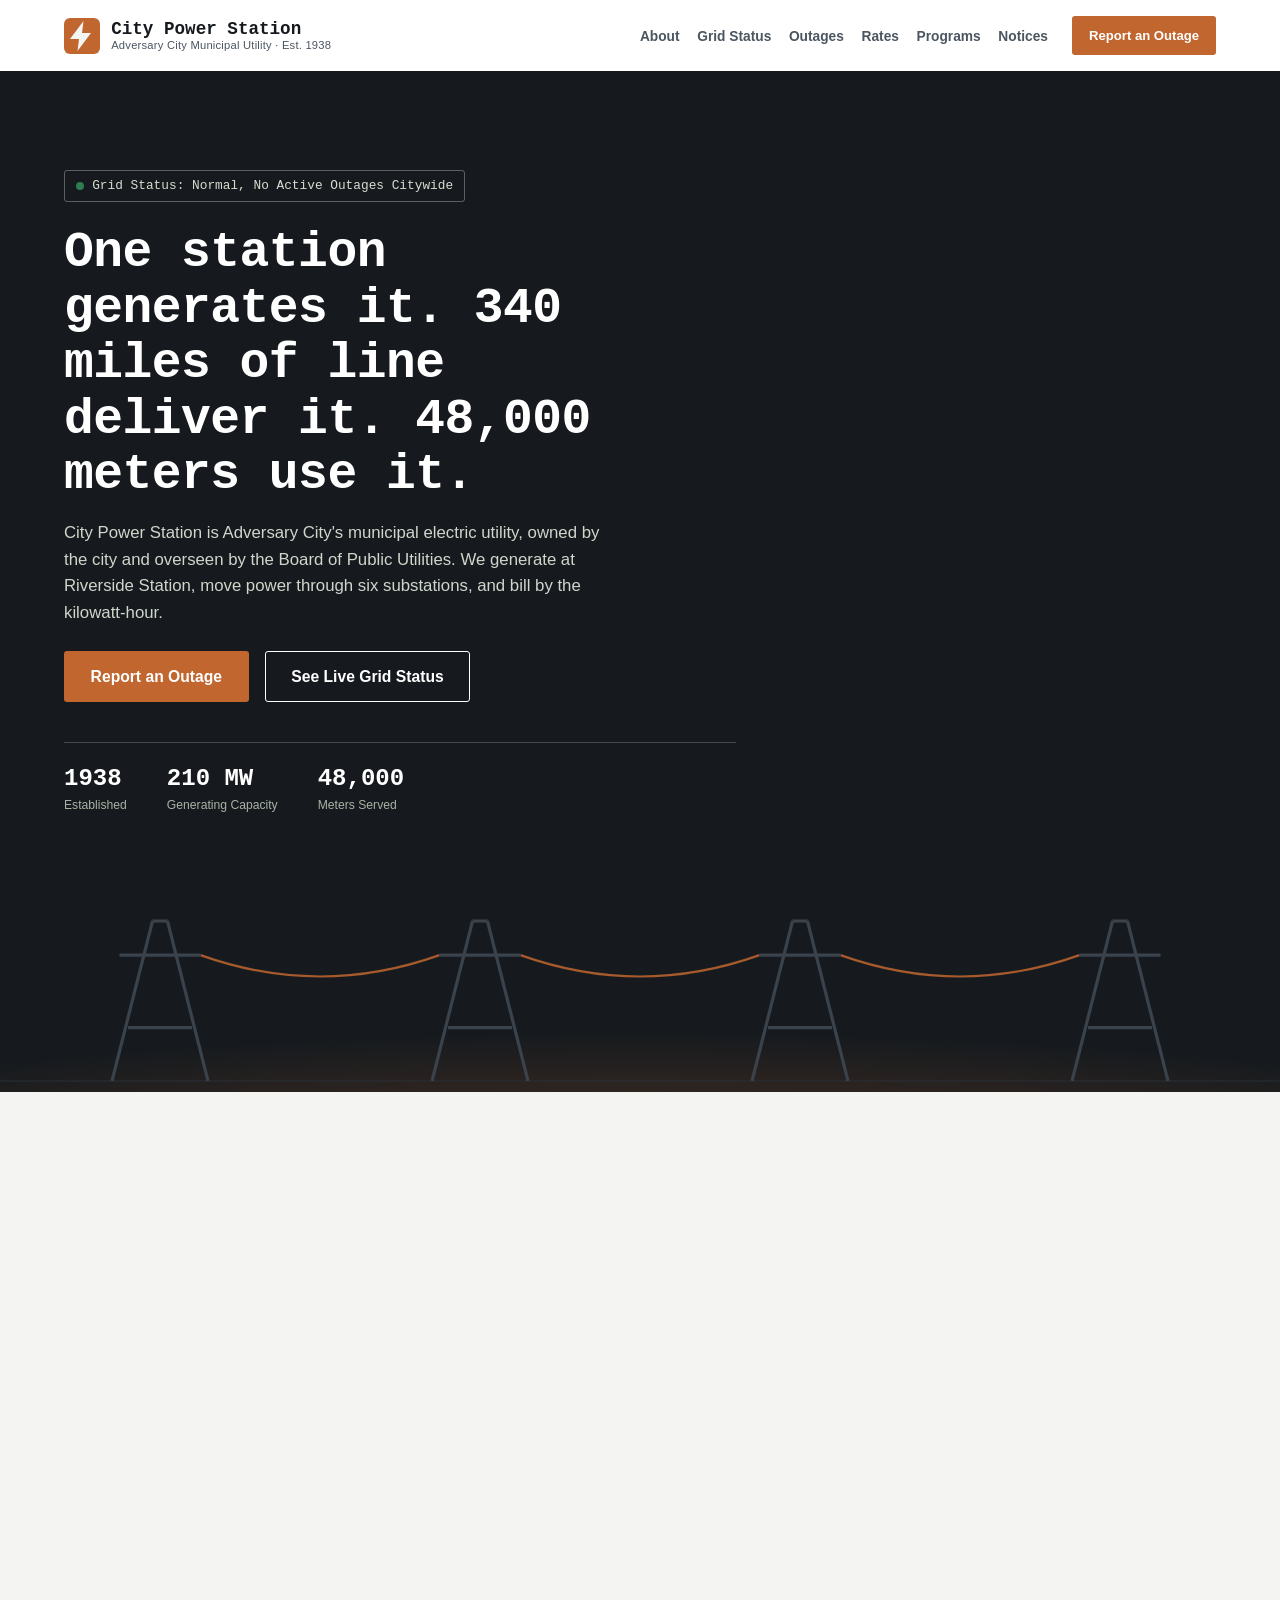
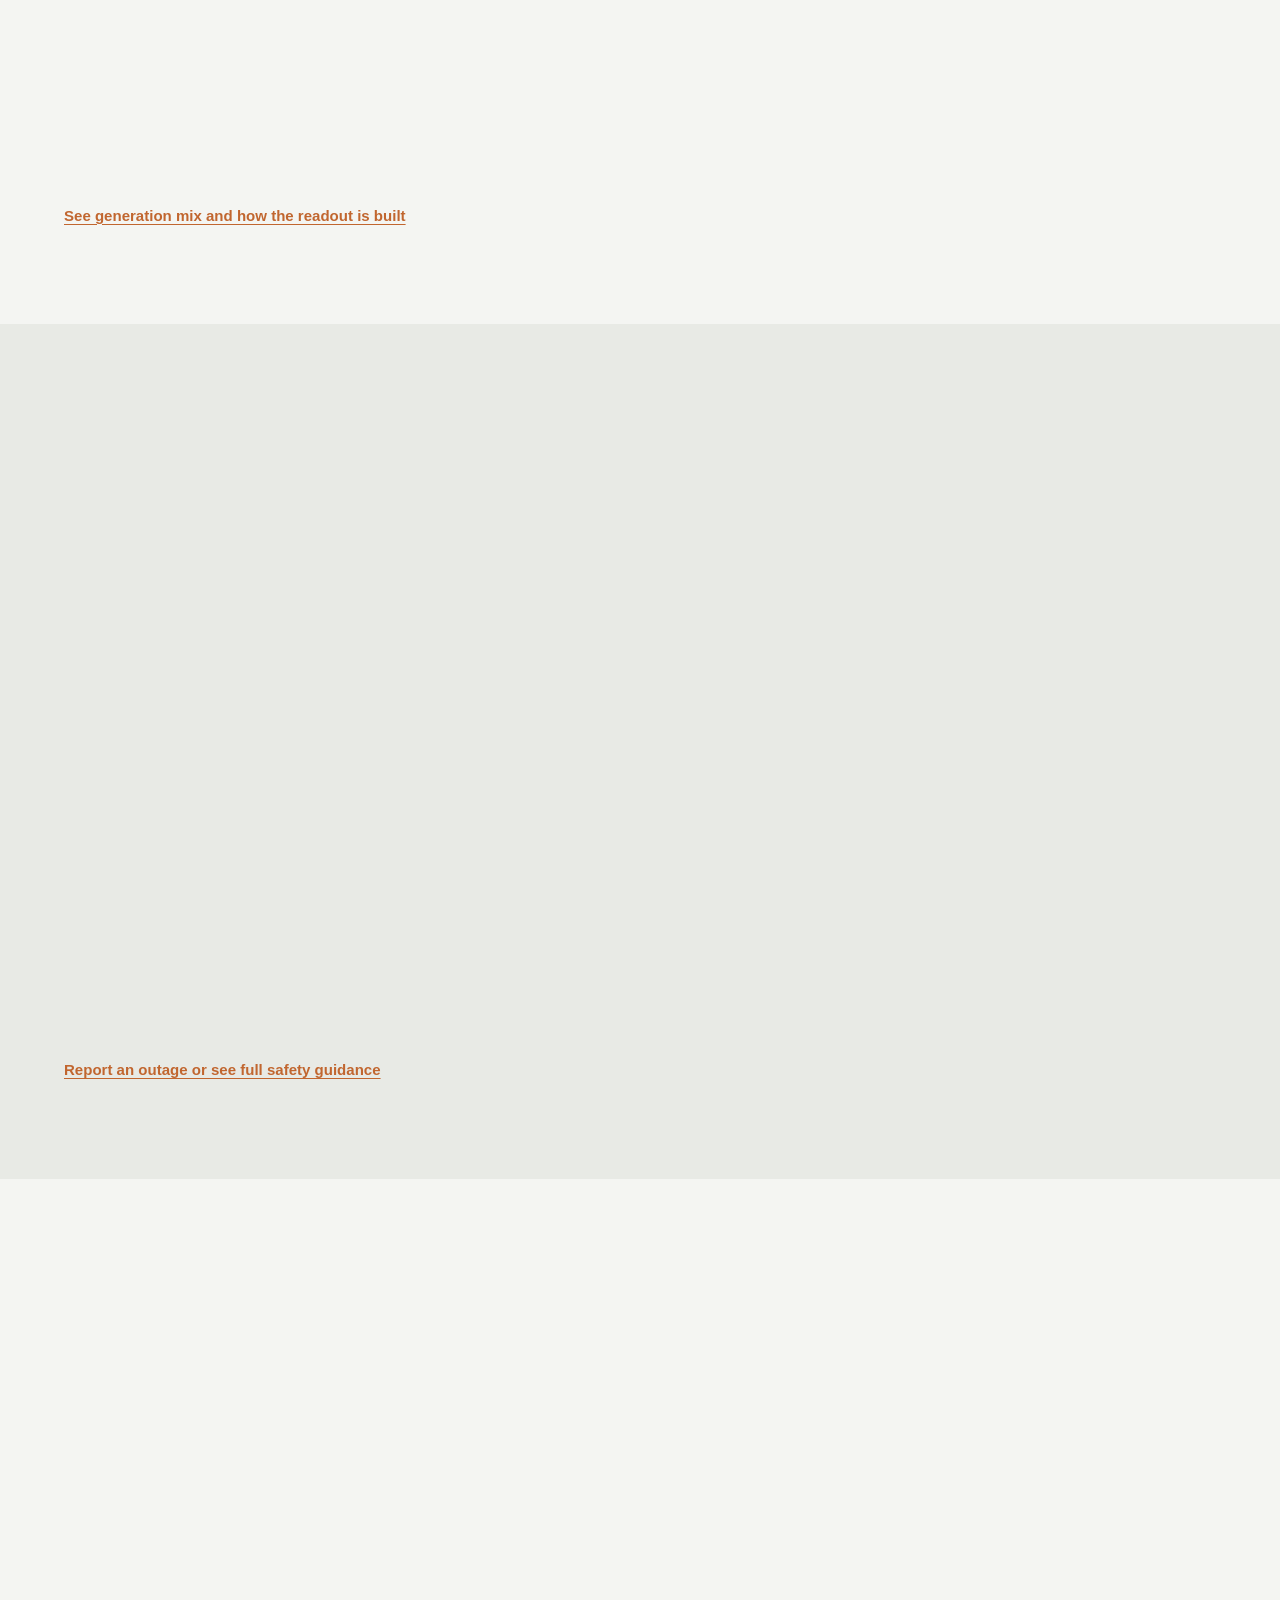
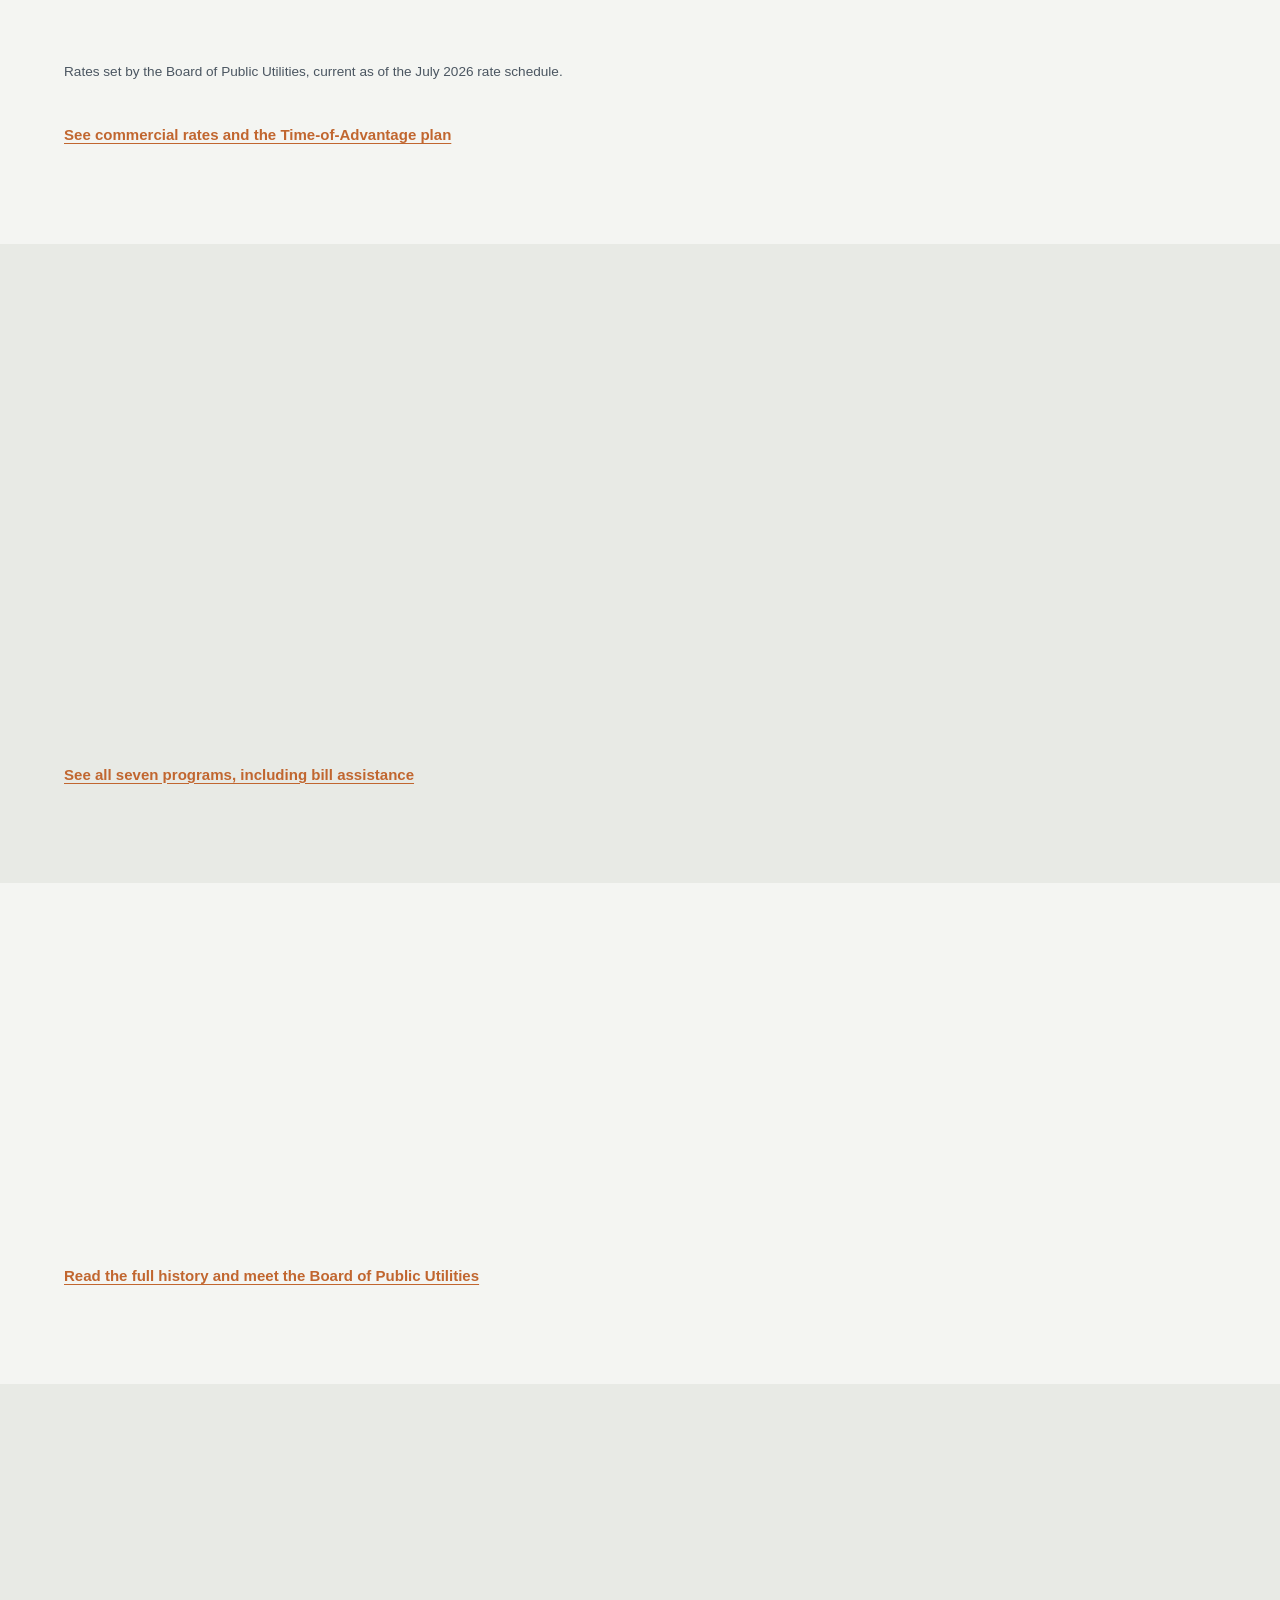
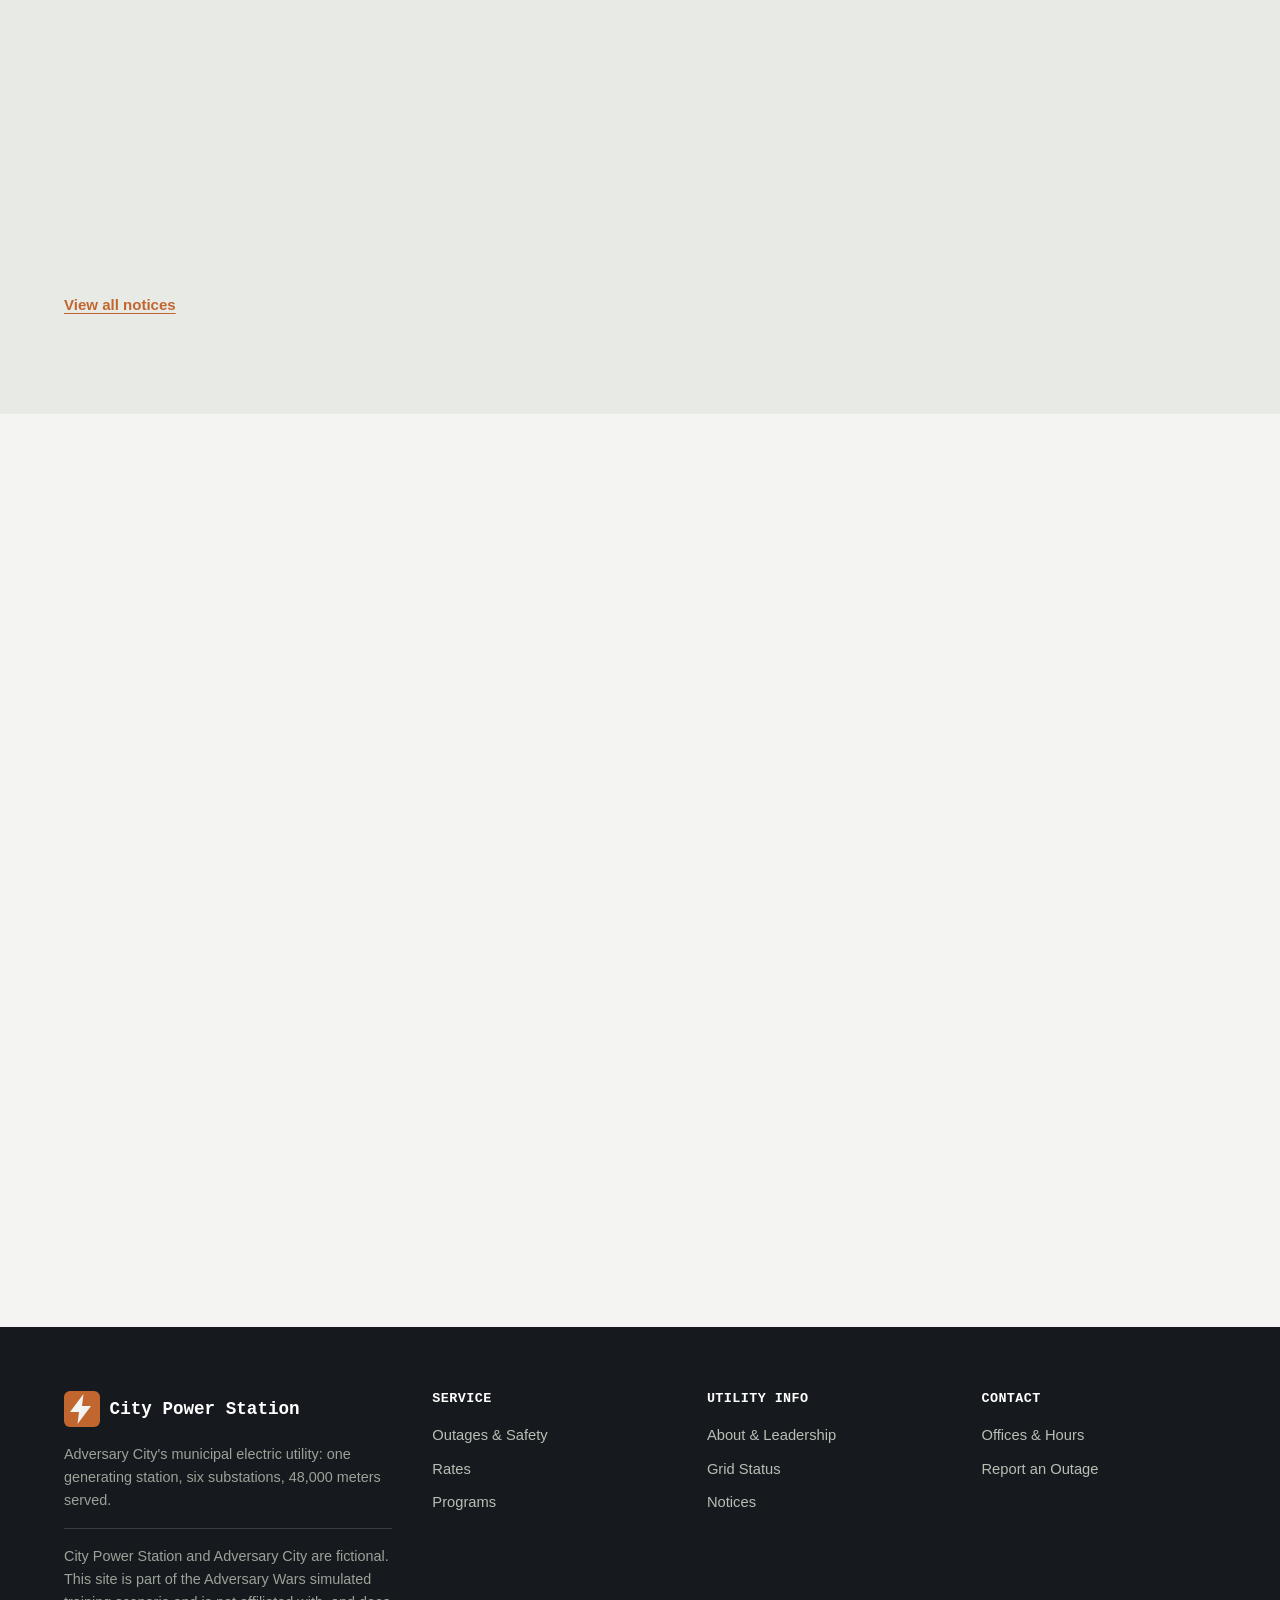
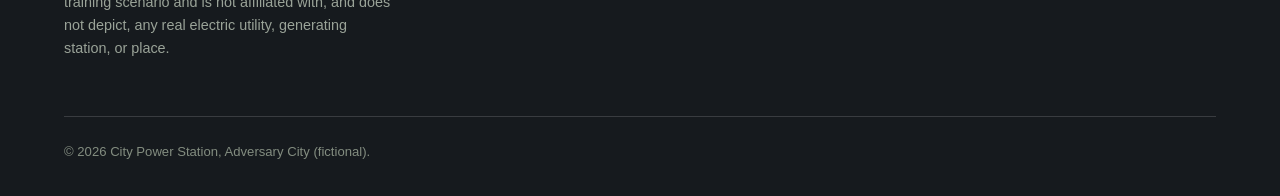
<file: index.html>
<!DOCTYPE html>
<!--
  Adversary Wars simulation project, set in the fictional city of Adversary City.
  City Power Station is a fictional facility in the fictional city of Adversary City.
  This site was built for a simulated training/CTF scenario and is not intended
  to represent, impersonate, or harm any real electric utility, organization, or place.
  No real personnel data, phone numbers, or addresses are used anywhere in this project.
-->
<html lang="en">
<head>
  <meta charset="UTF-8" />
  <meta name="viewport" content="width=device-width, initial-scale=1.0" />
  <title>City Power Station | Adversary City</title>
  <meta name="robots" content="noindex, nofollow" />
  <meta name="disclaimer" content="City Power Station and Adversary City are fictional, built for the Adversary Wars simulated training scenario. Not affiliated with, and does not depict, any real electric utility, generating station, or place." />
  <meta name="description" content="City Power Station, Adversary City's municipal electric utility: live grid status, outage reporting, rates, and energy efficiency programs." />
  <meta property="og:title" content="City Power Station · Adversary City" />
  <meta property="og:description" content="Adversary City's municipal electric utility: one generating station, six substations, 48,000 meters." />
  <meta property="og:type" content="website" />
  <meta http-equiv="Content-Security-Policy" content="default-src 'self'; img-src 'self' data:; style-src 'self'; script-src 'self'; object-src 'none'; base-uri 'self'; form-action 'self'; frame-ancestors 'none';" />
  <link rel="icon" href="data:image/svg+xml,%3Csvg xmlns='http://www.w3.org/2000/svg' viewBox='0 0 24 24'%3E%3Crect width='24' height='24' rx='4' fill='%23c1662f'/%3E%3Cpath d='M13 2 4 14h6l-1 8 9-12h-6l1-8z' fill='%23f4f5f2'/%3E%3C/svg%3E" />
  <link rel="stylesheet" href="css/styles.css" />
</head>
<body>
  <a class="skip-link" href="#main">Skip to content</a>

  <header class="site-header">
    <div class="wrap">
      <a class="brand" href="/" aria-current="page">
        <svg class="brand-mark" viewBox="0 0 24 24" aria-hidden="true">
          <rect width="24" height="24" rx="4" fill="#c1662f" />
          <path d="M13 2 4 14h6l-1 8 9-12h-6l1-8z" fill="#f4f5f2" />
        </svg>
        <span class="brand-text">
          <span class="brand-name">City Power Station</span>
          <span class="brand-sub">Adversary City Municipal Utility · Est. 1938</span>
        </span>
      </a>

      <button class="nav-toggle" id="nav-toggle" type="button" aria-expanded="false" aria-controls="primary-nav">
        <svg viewBox="0 0 24 24" fill="none" stroke="currentColor" stroke-width="2"><path d="M3 6h18M3 12h18M3 18h18" /></svg>
        <span class="visually-hidden">Menu</span>
      </button>

      <nav class="primary-nav" id="primary-nav" aria-label="Primary">
        <ul>
          <li><a href="about/">About</a></li>
          <li><a href="grid-status/">Grid Status</a></li>
          <li><a href="outages/">Outages</a></li>
          <li><a href="rates/">Rates</a></li>
          <li><a href="programs/">Programs</a></li>
          <li><a href="notices/">Notices</a></li>
        </ul>
        <a class="btn btn-primary" href="outages/#report">Report an Outage</a>
      </nav>
    </div>
  </header>

  <main id="main">
    <section class="hero">
      <div class="wrap">
        <span class="hero-status-pill"><span class="hero-status-dot"></span>Grid Status: Normal, No Active Outages Citywide</span>
        <h1>One station generates it. 340 miles of line deliver it. 48,000 meters use it.</h1>
        <p class="lede">City Power Station is Adversary City's municipal electric utility, owned by the city and overseen by the Board of Public Utilities. We generate at Riverside Station, move power through six substations, and bill by the kilowatt-hour.</p>
        <div class="hero-actions">
          <a class="btn btn-primary" href="outages/#report">Report an Outage</a>
          <a class="btn btn-secondary btn-on-dark" href="#grid-status">See Live Grid Status</a>
        </div>
        <div class="hero-facts">
          <div>
            <span class="hero-fact-value">1938</span>
            <span class="hero-fact-label">Established</span>
          </div>
          <div>
            <span class="hero-fact-value">210 MW</span>
            <span class="hero-fact-label">Generating Capacity</span>
          </div>
          <div>
            <span class="hero-fact-value">48,000</span>
            <span class="hero-fact-label">Meters Served</span>
          </div>
        </div>
      </div>
      <svg class="hero-horizon" viewBox="0 0 1200 220" preserveAspectRatio="none" aria-hidden="true">
        <defs>
          <radialGradient id="duskGlow" cx="50%" cy="100%" r="75%">
            <stop offset="0%" stop-color="#c1662f" stop-opacity="0.35" />
            <stop offset="100%" stop-color="#c1662f" stop-opacity="0" />
          </radialGradient>
        </defs>
        <ellipse cx="600" cy="210" rx="650" ry="90" fill="url(#duskGlow)" />
        <line x1="0" y1="210" x2="1200" y2="210" stroke="#2a3038" stroke-width="1" />

        <path class="line-glow" d="M188,92 Q300,132 412,92" fill="none" stroke-width="2" />
        <path class="line-glow delay-1" d="M488,92 Q600,132 712,92" fill="none" stroke-width="2" />
        <path class="line-glow delay-2" d="M788,92 Q900,132 1012,92" fill="none" stroke-width="2" />

        <g transform="translate(150,210)">
          <path d="M-45,0 L-7,-150" fill="none" stroke="#3a424c" stroke-width="3" />
          <path d="M45,0 L7,-150" fill="none" stroke="#3a424c" stroke-width="3" />
          <path d="M-7,-150 L7,-150" fill="none" stroke="#3a424c" stroke-width="3" />
          <path d="M-38,-118 L38,-118" fill="none" stroke="#3a424c" stroke-width="3" />
          <path d="M-30,-50 L30,-50" fill="none" stroke="#3a424c" stroke-width="3" />
        </g>
        <g transform="translate(450,210)">
          <path d="M-45,0 L-7,-150" fill="none" stroke="#3a424c" stroke-width="3" />
          <path d="M45,0 L7,-150" fill="none" stroke="#3a424c" stroke-width="3" />
          <path d="M-7,-150 L7,-150" fill="none" stroke="#3a424c" stroke-width="3" />
          <path d="M-38,-118 L38,-118" fill="none" stroke="#3a424c" stroke-width="3" />
          <path d="M-30,-50 L30,-50" fill="none" stroke="#3a424c" stroke-width="3" />
        </g>
        <g transform="translate(750,210)">
          <path d="M-45,0 L-7,-150" fill="none" stroke="#3a424c" stroke-width="3" />
          <path d="M45,0 L7,-150" fill="none" stroke="#3a424c" stroke-width="3" />
          <path d="M-7,-150 L7,-150" fill="none" stroke="#3a424c" stroke-width="3" />
          <path d="M-38,-118 L38,-118" fill="none" stroke="#3a424c" stroke-width="3" />
          <path d="M-30,-50 L30,-50" fill="none" stroke="#3a424c" stroke-width="3" />
        </g>
        <g transform="translate(1050,210)">
          <path d="M-45,0 L-7,-150" fill="none" stroke="#3a424c" stroke-width="3" />
          <path d="M45,0 L7,-150" fill="none" stroke="#3a424c" stroke-width="3" />
          <path d="M-7,-150 L7,-150" fill="none" stroke="#3a424c" stroke-width="3" />
          <path d="M-38,-118 L38,-118" fill="none" stroke="#3a424c" stroke-width="3" />
          <path d="M-30,-50 L30,-50" fill="none" stroke="#3a424c" stroke-width="3" />
        </g>
      </svg>
    </section>

    <section class="section" id="grid-status" aria-labelledby="grid-status-heading">
      <div class="wrap">
        <div class="section-head reveal">
          <h2 id="grid-status-heading">The grid, read the way an operator reads it.</h2>
          <p>These three dials mirror what a system operator watches on the control room floor: how much of the station's capacity is in use, whether the grid is holding its frequency, and how much reserve is left if a unit trips offline.</p>
        </div>

        <div class="instrument-panel reveal">
          <div class="instrument-head">
            <span class="instrument-title">System Readout</span>
            <span class="instrument-demo">Demonstration data, refreshed each business day</span>
          </div>

          <div class="gauge-row">
            <div class="gauge-dial" role="img" aria-label="Grid frequency: 60.01 hertz, within the normal band of 59.5 to 60.5">
              <svg viewBox="0 0 200 114" aria-hidden="true">
                <path class="gauge-track" d="M22,100 A78,78 0 0 1 178,100" />
                <line x1="22" y1="100" x2="34" y2="100" stroke="#c4ccd2" stroke-width="3" />
                <line x1="100" y1="22" x2="100" y2="34" stroke="#c4ccd2" stroke-width="3" />
                <line x1="166" y1="100" x2="178" y2="100" stroke="#c4ccd2" stroke-width="3" />
                <line class="gauge-needle needle-freq" x1="100" y1="100" x2="100" y2="30" />
                <circle class="gauge-hub" cx="100" cy="100" r="6" />
              </svg>
              <span class="gauge-value">60.01 Hz</span>
              <span class="gauge-label">Grid Frequency</span>
              <span class="gauge-note">target: 60.00 Hz ± 0.5</span>
            </div>

            <div class="gauge-dial is-primary" role="img" aria-label="System load: 68 percent of generating capacity">
              <svg viewBox="0 0 200 114" aria-hidden="true">
                <path class="gauge-track" d="M22,100 A78,78 0 0 1 178,100" />
                <line x1="22" y1="100" x2="34" y2="100" stroke="#c4ccd2" stroke-width="3" />
                <line x1="100" y1="22" x2="100" y2="34" stroke="#c4ccd2" stroke-width="3" />
                <line x1="166" y1="100" x2="178" y2="100" stroke="#c4ccd2" stroke-width="3" />
                <line class="gauge-needle needle-load" x1="100" y1="100" x2="100" y2="26" />
                <circle class="gauge-hub" cx="100" cy="100" r="8" />
              </svg>
              <span class="gauge-value">68%</span>
              <span class="gauge-label">System Load</span>
              <span class="gauge-note">of 210 MW capacity</span>
            </div>

            <div class="gauge-dial" role="img" aria-label="Reserve capacity: 22 percent, above the 15 percent board minimum">
              <svg viewBox="0 0 200 114" aria-hidden="true">
                <path class="gauge-track" d="M22,100 A78,78 0 0 1 178,100" />
                <line x1="22" y1="100" x2="34" y2="100" stroke="#c4ccd2" stroke-width="3" />
                <line x1="100" y1="22" x2="100" y2="34" stroke="#c4ccd2" stroke-width="3" />
                <line x1="166" y1="100" x2="178" y2="100" stroke="#c4ccd2" stroke-width="3" />
                <line class="gauge-needle needle-reserve" x1="100" y1="100" x2="100" y2="30" />
                <circle class="gauge-hub" cx="100" cy="100" r="6" />
              </svg>
              <span class="gauge-value">22%</span>
              <span class="gauge-label">Reserve Capacity</span>
              <span class="gauge-note">board minimum: 15%</span>
            </div>
          </div>
          <p class="instrument-foot">Figures are illustrative and shown for demonstration purposes only. Actual grid conditions are monitored around the clock from Riverside Station.</p>
        </div>
        <a class="section-link" href="grid-status/">See generation mix and how the readout is built</a>
      </div>
    </section>

    <section class="section section-tint" id="outages" aria-labelledby="outages-heading">
      <div class="wrap">
        <div class="section-head reveal">
          <h2 id="outages-heading">Current outages.</h2>
          <p>Posted as crews confirm them. If your address isn't listed here, report it so a crew gets dispatched.</p>
        </div>

        <ul class="outage-list reveal">
          <li class="outage-item">
            <div>
              <span class="outage-area">Foundry Row</span>
              <p class="outage-meta">Cause: equipment failure at Foundry Substation · Est. restoration 4:00 PM</p>
            </div>
            <span class="outage-count">118 customers</span>
            <span class="outage-status is-dispatched">Crew Dispatched</span>
          </li>
          <li class="outage-item">
            <div>
              <span class="outage-area">Riverside District</span>
              <p class="outage-meta">Cause: vehicle collision with pole · Est. restoration 6:30 PM</p>
            </div>
            <span class="outage-count">42 customers</span>
            <span class="outage-status is-progress">In Progress</span>
          </li>
          <li class="outage-item">
            <div>
              <span class="outage-area">Harbor Line Corridor</span>
              <p class="outage-meta">Cause: tree contact · Restored 11:20 AM</p>
            </div>
            <span class="outage-count">6 customers</span>
            <span class="outage-status is-restored">Restored</span>
          </li>
        </ul>

        <div class="safety-callout reveal">
          <svg viewBox="0 0 24 24" fill="none" stroke="currentColor" stroke-width="1.8" aria-hidden="true"><path d="M12 3 2 20h20L12 3z" stroke-linejoin="round" /><path d="M12 10v4" stroke-linecap="round" /><circle cx="12" cy="17" r="0.6" fill="currentColor" /></svg>
          <div>
            <h3>Treat every downed line as energized</h3>
            <p>Stay at least 35 feet back, keep others away, and call it in. Do not touch a line or anything it's resting on, even if it looks dead.</p>
          </div>
        </div>
        <a class="section-link" href="outages/">Report an outage or see full safety guidance</a>
      </div>
    </section>

    <section class="section" id="rates" aria-labelledby="rates-heading">
      <div class="wrap">
        <div class="section-head reveal">
          <h2 id="rates-heading">Residential rates, by the kilowatt-hour.</h2>
          <p>Usage above the first block costs more per kilowatt-hour, which rewards conservation. Every account also carries a fixed monthly customer charge that covers metering and line maintenance.</p>
        </div>

        <div class="table-scroll reveal">
          <table class="rate-table">
            <thead>
              <tr>
                <th>Usage Tier</th>
                <th class="num">Price per kWh</th>
              </tr>
            </thead>
            <tbody>
              <tr><td>Tier 1: first 500 kWh</td><td class="num">$0.1024</td></tr>
              <tr><td>Tier 2: 501 to 1,000 kWh</td><td class="num">$0.1247</td></tr>
              <tr><td>Tier 3: 1,001 kWh and up</td><td class="num">$0.1489</td></tr>
              <tr><td>Fixed customer charge</td><td class="num">$9.50 / month</td></tr>
            </tbody>
          </table>
        </div>
        <p class="table-note">Rates set by the Board of Public Utilities, current as of the July 2026 rate schedule.</p>
        <a class="section-link" href="rates/">See commercial rates and the Time-of-Advantage plan</a>
      </div>
    </section>

    <section class="section section-tint" id="programs" aria-labelledby="programs-heading">
      <div class="wrap">
        <div class="section-head reveal">
          <h2 id="programs-heading">Programs that lower the bill.</h2>
          <p>Rebates for efficiency upgrades, a subscription to the city's solar array, and payment plans for customers who need one.</p>
        </div>

        <div class="program-grid reveal">
          <div class="program-card">
            <span class="program-card-kind">Rebate</span>
            <h3>Home Efficiency Rebate</h3>
            <p>Insulation, duct sealing, and heat pump upgrades qualify. A free home energy audit comes first.</p>
            <span class="program-card-value">Up to $400</span>
            <span class="program-card-value-label">per household, per year</span>
          </div>
          <div class="program-card">
            <span class="program-card-kind">Renewable</span>
            <h3>Riverside Community Solar</h3>
            <p>Subscribe to a block of the Riverside Solar Array without installing panels of your own. Credited straight to your bill.</p>
            <span class="program-card-value">$0.09 / kWh block</span>
            <span class="program-card-value-label">locked for 5 years</span>
          </div>
          <div class="program-card">
            <span class="program-card-kind">Billing</span>
            <h3>Equal Payment Plan</h3>
            <p>Your bill is averaged across the year into one flat monthly amount, adjusted every 12 months.</p>
            <span class="program-card-value">Same amount</span>
            <span class="program-card-value-label">every month, no seasonal spikes</span>
          </div>
        </div>
        <a class="section-link" href="programs/">See all seven programs, including bill assistance</a>
      </div>
    </section>

    <section class="section" id="about" aria-labelledby="about-heading">
      <div class="wrap">
        <div class="section-head reveal">
          <h2 id="about-heading">Publicly owned since 1938.</h2>
          <p>City Power Station has generated and delivered Adversary City's electricity for 88 years, run as a city department rather than a shareholder-owned company.</p>
        </div>

        <ul class="fact-strip reveal">
          <li class="fact-strip-item">
            <span class="fact-strip-value">340 mi</span>
            <span class="fact-strip-label">Distribution Line</span>
          </li>
          <li class="fact-strip-item">
            <span class="fact-strip-value">6</span>
            <span class="fact-strip-label">Substations</span>
          </li>
          <li class="fact-strip-item">
            <span class="fact-strip-value">62 min</span>
            <span class="fact-strip-label">Avg. Outage Minutes / Customer / Year</span>
          </li>
          <li class="fact-strip-item">
            <span class="fact-strip-value">211</span>
            <span class="fact-strip-label">Employees</span>
          </li>
        </ul>
        <a class="section-link" href="about/">Read the full history and meet the Board of Public Utilities</a>
      </div>
    </section>

    <section class="section section-tint" id="notices" aria-labelledby="notices-heading">
      <div class="wrap">
        <div class="section-head reveal">
          <h2 id="notices-heading">Notices and planned work.</h2>
          <p>Planned maintenance outages, rate filings, and storm updates, posted as they're confirmed.</p>
        </div>

        <ul class="notice-list reveal">
          <li class="notice-item is-planned">
            <div class="notice-meta">
              <span class="notice-tag">Planned</span>
              <span class="notice-date">Jul 26, 2026</span>
            </div>
            <div class="notice-body">
              <h3>Cedar Substation maintenance, August 3</h3>
              <p>Power will be interrupted for about 600 customers near Cedar Substation from 1 AM to 5 AM for transformer maintenance.</p>
            </div>
          </li>
          <li class="notice-item is-info">
            <div class="notice-meta">
              <span class="notice-tag">Info</span>
              <span class="notice-date">Jul 18, 2026</span>
            </div>
            <div class="notice-body">
              <h3>Riverside Community Solar enrollment open</h3>
              <p>The second block of the solar array is now available to residential subscribers.</p>
            </div>
          </li>
          <li class="notice-item is-alert">
            <div class="notice-meta">
              <span class="notice-tag">Alert</span>
              <span class="notice-date">Jul 9, 2026</span>
            </div>
            <div class="notice-body">
              <h3>Rate case filing open for public comment</h3>
              <p>The Board of Public Utilities is reviewing a proposed Tier 3 rate adjustment. Written comment closes August 15.</p>
            </div>
          </li>
        </ul>
        <a class="section-link" href="notices/">View all notices</a>
      </div>
    </section>

    <section class="section" id="contact" aria-labelledby="contact-heading">
      <div class="wrap">
        <div class="section-head reveal">
          <h2 id="contact-heading">Reach City Power Station.</h2>
        </div>

        <div class="two-col">
          <div class="reveal panel-card">
            <h3>Offices &amp; Hours</h3>
            <ul class="contact-list">
              <li>
                <svg viewBox="0 0 24 24" fill="none" stroke="currentColor" stroke-width="1.6" aria-hidden="true"><path d="M12 21s-6-5.2-6-10a6 6 0 1 1 12 0c0 4.8-6 10-6 10z" /><circle cx="12" cy="11" r="2.2" /></svg>
                <address>
                  Riverside Station<br />
                  4 Substation Road<br />
                  Adversary City, AC 00000
                </address>
              </li>
              <li>
                <svg viewBox="0 0 24 24" fill="none" stroke="currentColor" stroke-width="1.6" aria-hidden="true"><path d="M4 5c0 8.3 6.7 15 15 15l1-4-5-2-2 2c-2-1-4-3-5-5l2-2-2-5-4 1z" /></svg>
                <p class="contact-numbers">
                  Report an Outage: 555-0141<br />
                  Billing &amp; Customer Service: 555-0142<br />
                  Board of Public Utilities Office: 555-0143
                </p>
              </li>
            </ul>

            <table class="hours-table">
              <tbody>
                <tr><td>Customer Service, Mon to Fri</td><td class="num">8 AM to 5 PM</td></tr>
                <tr><td>Outage Reporting</td><td class="num">24 hours</td></tr>
                <tr><td>Board of Public Utilities meetings</td><td class="num">1st Tuesday, 6 PM</td></tr>
              </tbody>
            </table>
            <div class="callout">Outages are always reported fastest online or by phone, day or night. The office line is for billing and account questions.</div>
          </div>

          <div class="reveal panel-card">
            <h3>Send a Message</h3>
            <form id="contact-form" novalidate>
              <p class="form-note">Demonstration form. Nothing is sent or stored when you submit.</p>

              <div class="field">
                <label for="contact-name">Full name</label>
                <input type="text" id="contact-name" name="contact-name" autocomplete="name" required />
              </div>

              <div class="field">
                <label for="contact-reply">Email or phone</label>
                <input type="text" id="contact-reply" name="contact-reply" autocomplete="email" placeholder="you@example.com or 555-0100" required />
              </div>

              <div class="field">
                <label for="contact-reason">Reason for contact</label>
                <select id="contact-reason" name="reason">
                  <option>Billing Question</option>
                  <option>Start or Stop Service</option>
                  <option>Energy Program Question</option>
                  <option>General Inquiry</option>
                </select>
              </div>

              <div class="field">
                <label for="contact-message">Message</label>
                <textarea id="contact-message" name="contact-message" rows="4" required></textarea>
              </div>

              <button class="btn btn-primary" type="submit">Send Message</button>
              <p class="confirm-panel" id="confirm-panel" role="status"></p>
            </form>
          </div>
        </div>
      </div>
    </section>
  </main>

  <footer class="site-footer">
    <div class="wrap">
      <div class="footer-grid">
        <div class="footer-brand">
          <div class="footer-brand-top">
            <svg class="brand-mark" viewBox="0 0 24 24" aria-hidden="true">
              <rect width="24" height="24" rx="4" fill="#c1662f" />
              <path d="M13 2 4 14h6l-1 8 9-12h-6l1-8z" fill="#f4f5f2" />
            </svg>
            <span class="brand-name brand-name-invert">City Power Station</span>
          </div>
          <p>Adversary City's municipal electric utility: one generating station, six substations, 48,000 meters served.</p>
          <p class="disclaimer">City Power Station and Adversary City are fictional. This site is part of the Adversary Wars simulated training scenario and is not affiliated with, and does not depict, any real electric utility, generating station, or place.</p>
        </div>

        <div>
          <h3>Service</h3>
          <ul>
            <li><a href="outages/">Outages &amp; Safety</a></li>
            <li><a href="rates/">Rates</a></li>
            <li><a href="programs/">Programs</a></li>
          </ul>
        </div>

        <div>
          <h3>Utility Info</h3>
          <ul>
            <li><a href="about/">About &amp; Leadership</a></li>
            <li><a href="grid-status/">Grid Status</a></li>
            <li><a href="notices/">Notices</a></li>
          </ul>
        </div>

        <div>
          <h3>Contact</h3>
          <ul>
            <li><a href="/#contact">Offices &amp; Hours</a></li>
            <li><a href="outages/#report">Report an Outage</a></li>
          </ul>
        </div>
      </div>

      <div class="footer-bottom">
        <p>&copy; <span id="year"></span> City Power Station, Adversary City (fictional).</p>
      </div>
    </div>
  </footer>

  <script src="js/main.js" defer></script>
</body>
</html>
</file>
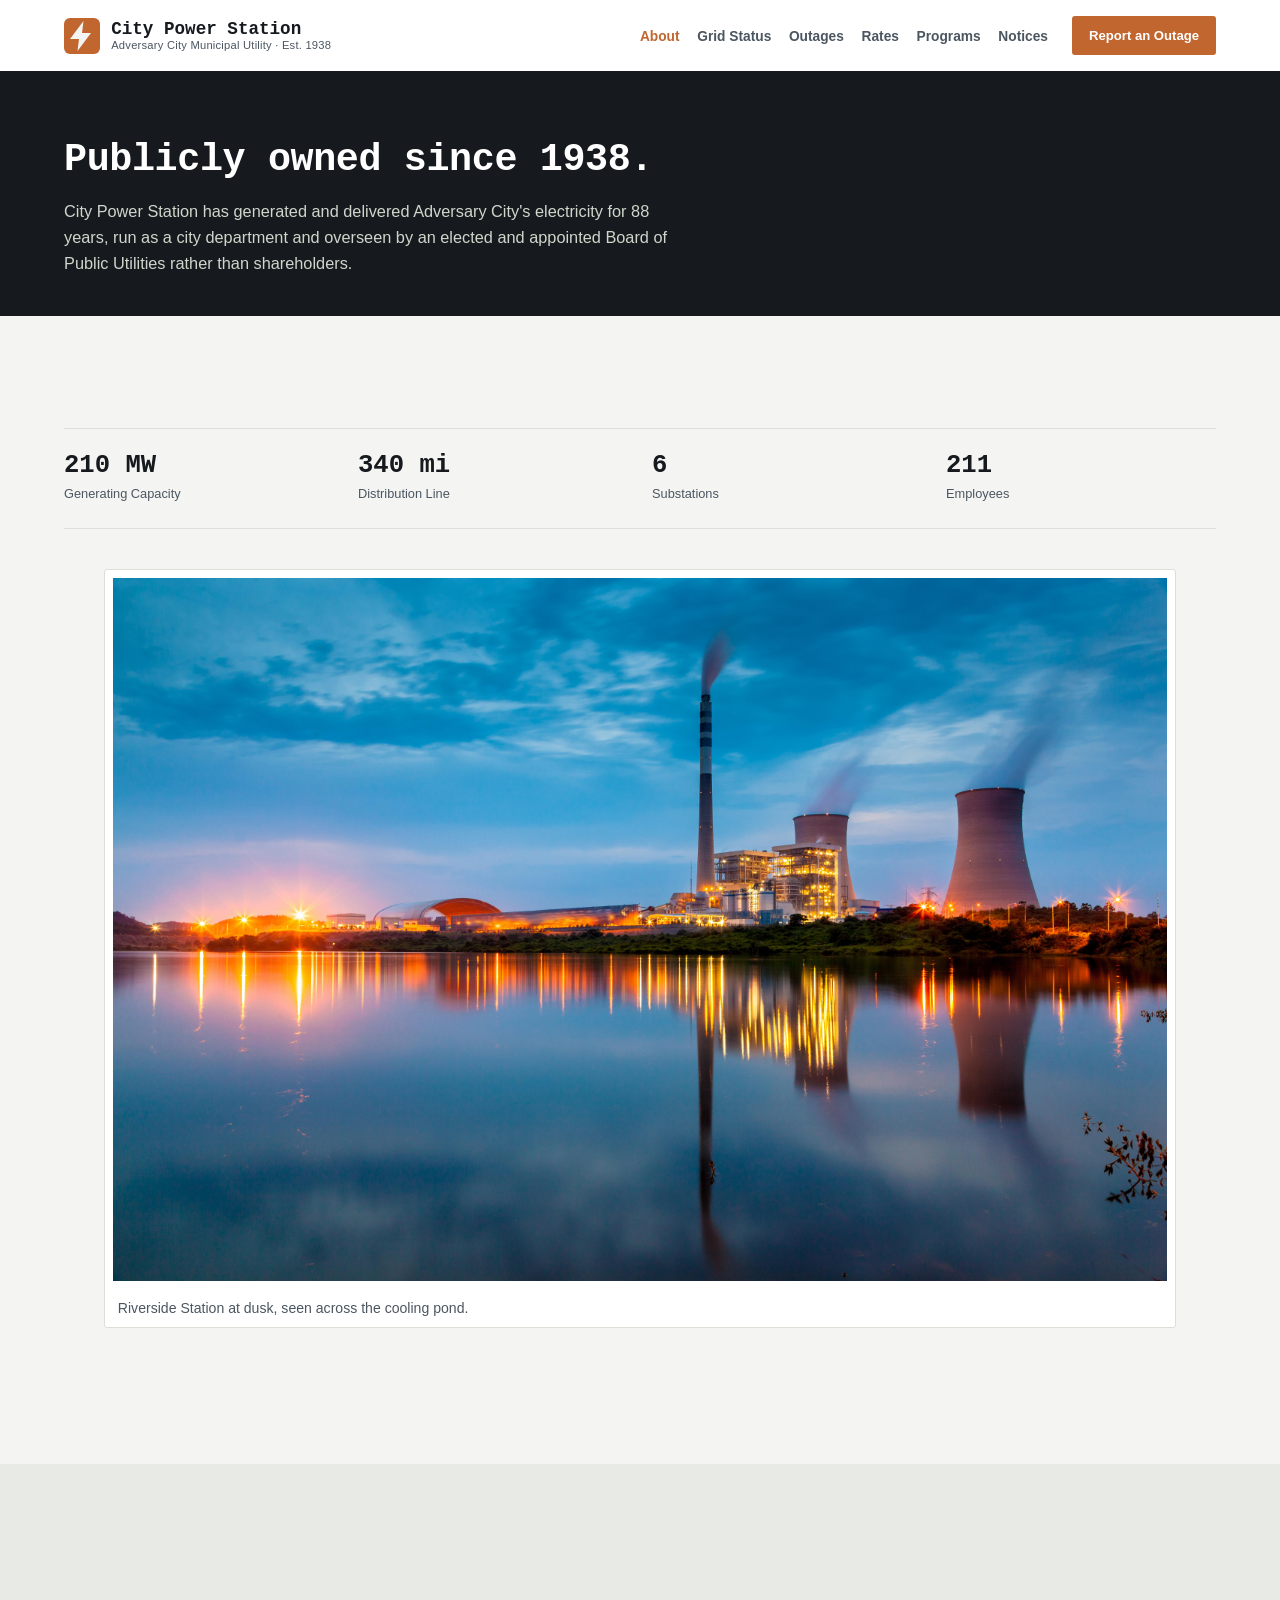
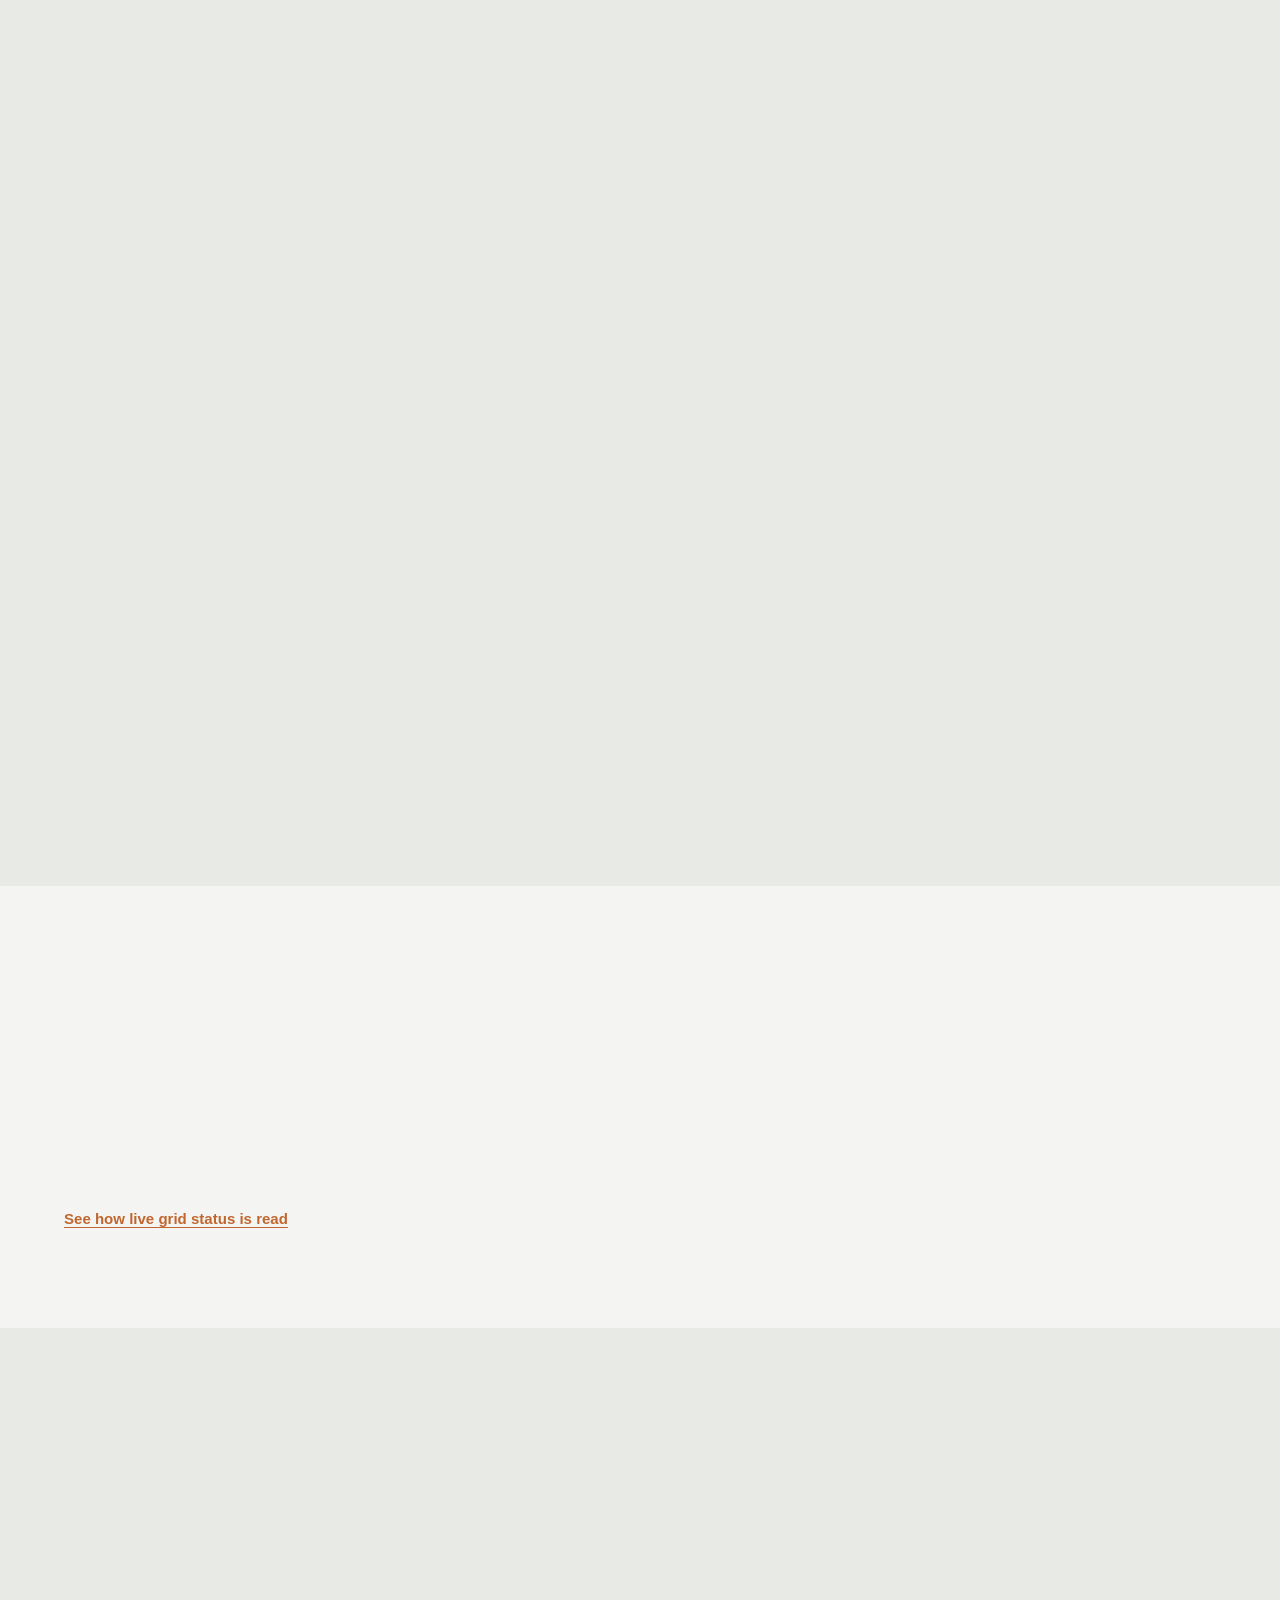
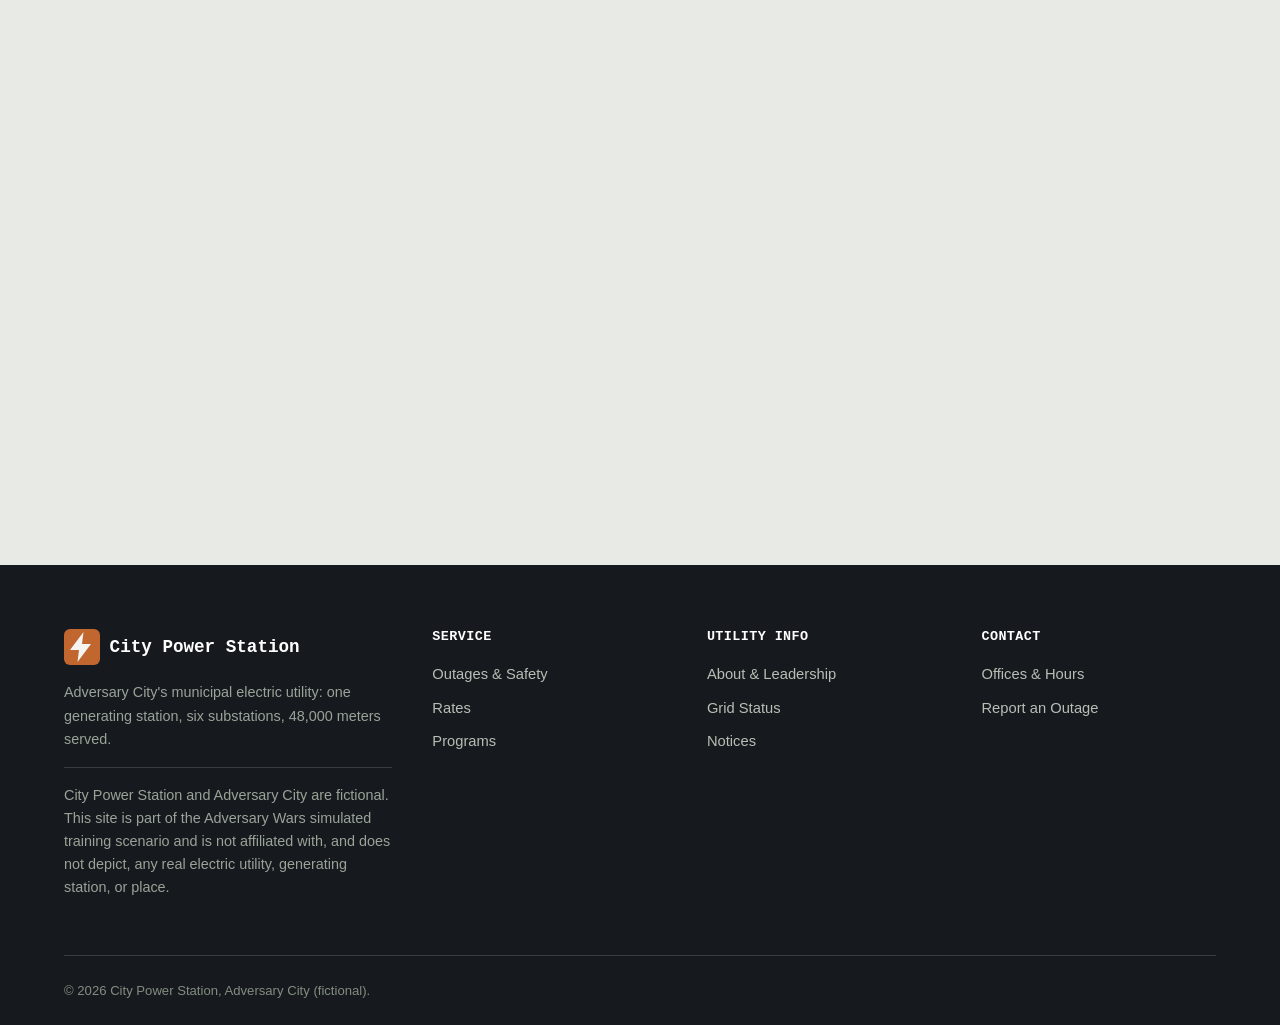
<file: about/index.html>
<!DOCTYPE html>
<!--
  Adversary Wars simulation project, set in the fictional city of Adversary City.
  City Power Station is a fictional facility in the fictional city of Adversary City.
  This site was built for a simulated training/CTF scenario and is not intended
  to represent, impersonate, or harm any real electric utility, organization, or place.
  No real personnel data, phone numbers, or addresses are used anywhere in this project.
-->
<html lang="en">
<head>
  <meta charset="UTF-8" />
  <meta name="viewport" content="width=device-width, initial-scale=1.0" />
  <title>About &amp; Leadership · City Power Station</title>
  <meta name="robots" content="noindex, nofollow" />
  <meta name="disclaimer" content="City Power Station and Adversary City are fictional, built for the Adversary Wars simulated training scenario. Not affiliated with, and does not depict, any real electric utility, generating station, or place." />
  <meta name="description" content="History, generation mix, and Board of Public Utilities leadership for City Power Station, Adversary City's municipal electric utility." />
  <meta http-equiv="Content-Security-Policy" content="default-src 'self'; img-src 'self' data:; style-src 'self'; script-src 'self'; object-src 'none'; base-uri 'self'; form-action 'self'; frame-ancestors 'none';" />
  <link rel="icon" href="data:image/svg+xml,%3Csvg xmlns='http://www.w3.org/2000/svg' viewBox='0 0 24 24'%3E%3Crect width='24' height='24' rx='4' fill='%23c1662f'/%3E%3Cpath d='M13 2 4 14h6l-1 8 9-12h-6l1-8z' fill='%23f4f5f2'/%3E%3C/svg%3E" />
  <link rel="stylesheet" href="../css/styles.css" />
</head>
<body>
  <a class="skip-link" href="#main">Skip to content</a>

  <header class="site-header">
    <div class="wrap">
      <a class="brand" href="/">
        <svg class="brand-mark" viewBox="0 0 24 24" aria-hidden="true">
          <rect width="24" height="24" rx="4" fill="#c1662f" />
          <path d="M13 2 4 14h6l-1 8 9-12h-6l1-8z" fill="#f4f5f2" />
        </svg>
        <span class="brand-text">
          <span class="brand-name">City Power Station</span>
          <span class="brand-sub">Adversary City Municipal Utility · Est. 1938</span>
        </span>
      </a>

      <button class="nav-toggle" id="nav-toggle" type="button" aria-expanded="false" aria-controls="primary-nav">
        <svg viewBox="0 0 24 24" fill="none" stroke="currentColor" stroke-width="2"><path d="M3 6h18M3 12h18M3 18h18" /></svg>
        <span class="visually-hidden">Menu</span>
      </button>

      <nav class="primary-nav" id="primary-nav" aria-label="Primary">
        <ul>
          <li><a href="./" aria-current="page">About</a></li>
          <li><a href="../grid-status/">Grid Status</a></li>
          <li><a href="../outages/">Outages</a></li>
          <li><a href="../rates/">Rates</a></li>
          <li><a href="../programs/">Programs</a></li>
          <li><a href="../notices/">Notices</a></li>
        </ul>
        <a class="btn btn-primary" href="../outages/#report">Report an Outage</a>
      </nav>
    </div>
  </header>

  <main id="main">
    <section class="page-header">
      <div class="wrap">
        <h1>Publicly owned since 1938.</h1>
        <p class="lede">City Power Station has generated and delivered Adversary City's electricity for 88 years, run as a city department and overseen by an elected and appointed Board of Public Utilities rather than shareholders.</p>
      </div>
    </section>

    <section class="section" aria-labelledby="facts-heading">
      <div class="wrap">
        <h2 class="visually-hidden" id="facts-heading">Utility facts</h2>
        <ul class="fact-strip reveal">
          <li class="fact-strip-item">
            <span class="fact-strip-value">210 MW</span>
            <span class="fact-strip-label">Generating Capacity</span>
          </li>
          <li class="fact-strip-item">
            <span class="fact-strip-value">340 mi</span>
            <span class="fact-strip-label">Distribution Line</span>
          </li>
          <li class="fact-strip-item">
            <span class="fact-strip-value">6</span>
            <span class="fact-strip-label">Substations</span>
          </li>
          <li class="fact-strip-item">
            <span class="fact-strip-value">211</span>
            <span class="fact-strip-label">Employees</span>
          </li>
        </ul>

        <figure class="photo-frame reveal">
          <img src="../assets/images/station-exterior.jpg" width="5616" height="3744" alt="Riverside Station's stack and cooling towers lit at dusk, reflected in the station's cooling pond." loading="lazy" />
          <figcaption>Riverside Station at dusk, seen across the cooling pond.</figcaption>
        </figure>
      </div>
    </section>

    <section class="section section-tint" aria-labelledby="history-heading">
      <div class="wrap">
        <div class="section-head reveal">
          <h2 id="history-heading">From one coal boiler to a mixed grid.</h2>
          <p>Six milestones that shaped how Adversary City gets its power.</p>
        </div>

        <ol class="timeline reveal">
          <li class="timeline-item">
            <span class="timeline-year">1938</span>
            <h3>Adversary City Light &amp; Power Department founded</h3>
            <p>The city council votes to build and own its own generating plant rather than buy power from a private utility. Riverside Station's original coal-fired unit comes online the following year.</p>
          </li>
          <li class="timeline-item">
            <span class="timeline-year">1961</span>
            <h3>Boilers converted from coal to natural gas</h3>
            <p>Rising coal-delivery costs push the department to convert Riverside Station's boilers, cutting fuel costs and downtime for the first time in two decades.</p>
          </li>
          <li class="timeline-item">
            <span class="timeline-year">1985</span>
            <h3>Riverside Substation grid expands west</h3>
            <p>Following the city's westward annexation, a new substation and 40 miles of line bring service to neighborhoods that had relied on a neighboring county utility.</p>
          </li>
          <li class="timeline-item">
            <span class="timeline-year">2009</span>
            <h3>Smart meter rollout begins</h3>
            <p>Automated meters replace manual monthly readings across the service area, cutting estimated bills and shortening outage detection time from hours to minutes.</p>
          </li>
          <li class="timeline-item">
            <span class="timeline-year">2021</span>
            <h3>Riverside Solar Array comes online</h3>
            <p>A 15 MW array adjacent to the station becomes the utility's first renewable generating source, now supplying about 15% of annual generation.</p>
          </li>
          <li class="timeline-item">
            <span class="timeline-year">2026</span>
            <h3>Grid modernization continues</h3>
            <p>Lines through the Harbor Line flood corridor are being moved underground in phases, with the first phase scheduled to finish next spring.</p>
          </li>
        </ol>
      </div>
    </section>

    <section class="section" id="mix" aria-labelledby="mix-heading">
      <div class="wrap">
        <div class="section-head reveal">
          <h2 id="mix-heading">Where this year's power comes from.</h2>
          <p>A mix of purchased regional power, natural gas peaking capacity for high-demand hours, and the city's own solar array.</p>
        </div>

        <div class="reveal">
          <div class="generation-mix" role="img" aria-label="Generation mix: 58 percent purchased grid power, 27 percent natural gas, 15 percent solar">
            <div class="mix-segment-grid"></div>
            <div class="mix-segment-gas"></div>
            <div class="mix-segment-solar"></div>
          </div>
          <ul class="generation-mix-key">
            <li><span class="mix-dot mix-grid"></span>Purchased grid power, 58%</li>
            <li><span class="mix-dot mix-gas"></span>Natural gas peaking, 27%</li>
            <li><span class="mix-dot mix-solar"></span>Riverside Solar Array, 15%</li>
          </ul>
        </div>
        <a class="section-link" href="../grid-status/">See how live grid status is read</a>
      </div>
    </section>

    <section class="section section-tint" id="leadership" aria-labelledby="leadership-heading">
      <div class="wrap">
        <div class="section-head reveal">
          <h2 id="leadership-heading">Board of Public Utilities &amp; leadership.</h2>
          <p>Four appointed commissioners and one elected chair set rates and policy. A general manager runs day-to-day operations.</p>
        </div>

        <ul class="leadership-list reveal">
          <li class="leadership-item">
            <div>
              <span class="leadership-name">Leslie Knope</span>
              <span class="leadership-title">Board Chair, Board of Public Utilities</span>
            </div>
            <p>Elected citywide to a four-year term. Chairs monthly public meetings and casts the deciding vote on rate cases.</p>
          </li>
          <li class="leadership-item">
            <div>
              <span class="leadership-name">Ben Wyatt</span>
              <span class="leadership-title">General Manager</span>
            </div>
            <p>Oversees generation, distribution, customer service, and the department's roughly 211 employees.</p>
          </li>
          <li class="leadership-item">
            <div>
              <span class="leadership-name">Winston Bishop</span>
              <span class="leadership-title">Chief Engineer, Grid Operations</span>
            </div>
            <p>Runs the control room and the crews who maintain Riverside Station's generating units and the six substations.</p>
          </li>
          <li class="leadership-item">
            <div>
              <span class="leadership-name">Donna Meagle</span>
              <span class="leadership-title">Director of Customer Service</span>
            </div>
            <p>Oversees billing, rate plans, and the energy efficiency and assistance programs.</p>
          </li>
          <li class="leadership-item">
            <div>
              <span class="leadership-name">Dwight Schrute</span>
              <span class="leadership-title">Safety &amp; Compliance Officer</span>
            </div>
            <p>Runs line-crew safety training and coordinates downed-line response with the fire department.</p>
          </li>
        </ul>
      </div>
    </section>
  </main>

  <footer class="site-footer">
    <div class="wrap">
      <div class="footer-grid">
        <div class="footer-brand">
          <div class="footer-brand-top">
            <svg class="brand-mark" viewBox="0 0 24 24" aria-hidden="true">
              <rect width="24" height="24" rx="4" fill="#c1662f" />
              <path d="M13 2 4 14h6l-1 8 9-12h-6l1-8z" fill="#f4f5f2" />
            </svg>
            <span class="brand-name brand-name-invert">City Power Station</span>
          </div>
          <p>Adversary City's municipal electric utility: one generating station, six substations, 48,000 meters served.</p>
          <p class="disclaimer">City Power Station and Adversary City are fictional. This site is part of the Adversary Wars simulated training scenario and is not affiliated with, and does not depict, any real electric utility, generating station, or place.</p>
        </div>

        <div>
          <h3>Service</h3>
          <ul>
            <li><a href="../outages/">Outages &amp; Safety</a></li>
            <li><a href="../rates/">Rates</a></li>
            <li><a href="../programs/">Programs</a></li>
          </ul>
        </div>

        <div>
          <h3>Utility Info</h3>
          <ul>
            <li><a href="./">About &amp; Leadership</a></li>
            <li><a href="../grid-status/">Grid Status</a></li>
            <li><a href="../notices/">Notices</a></li>
          </ul>
        </div>

        <div>
          <h3>Contact</h3>
          <ul>
            <li><a href="/#contact">Offices &amp; Hours</a></li>
            <li><a href="../outages/#report">Report an Outage</a></li>
          </ul>
        </div>
      </div>

      <div class="footer-bottom">
        <p>&copy; <span id="year"></span> City Power Station, Adversary City (fictional).</p>
      </div>
    </div>
  </footer>

  <script src="../js/main.js" defer></script>
</body>
</html>
</file>
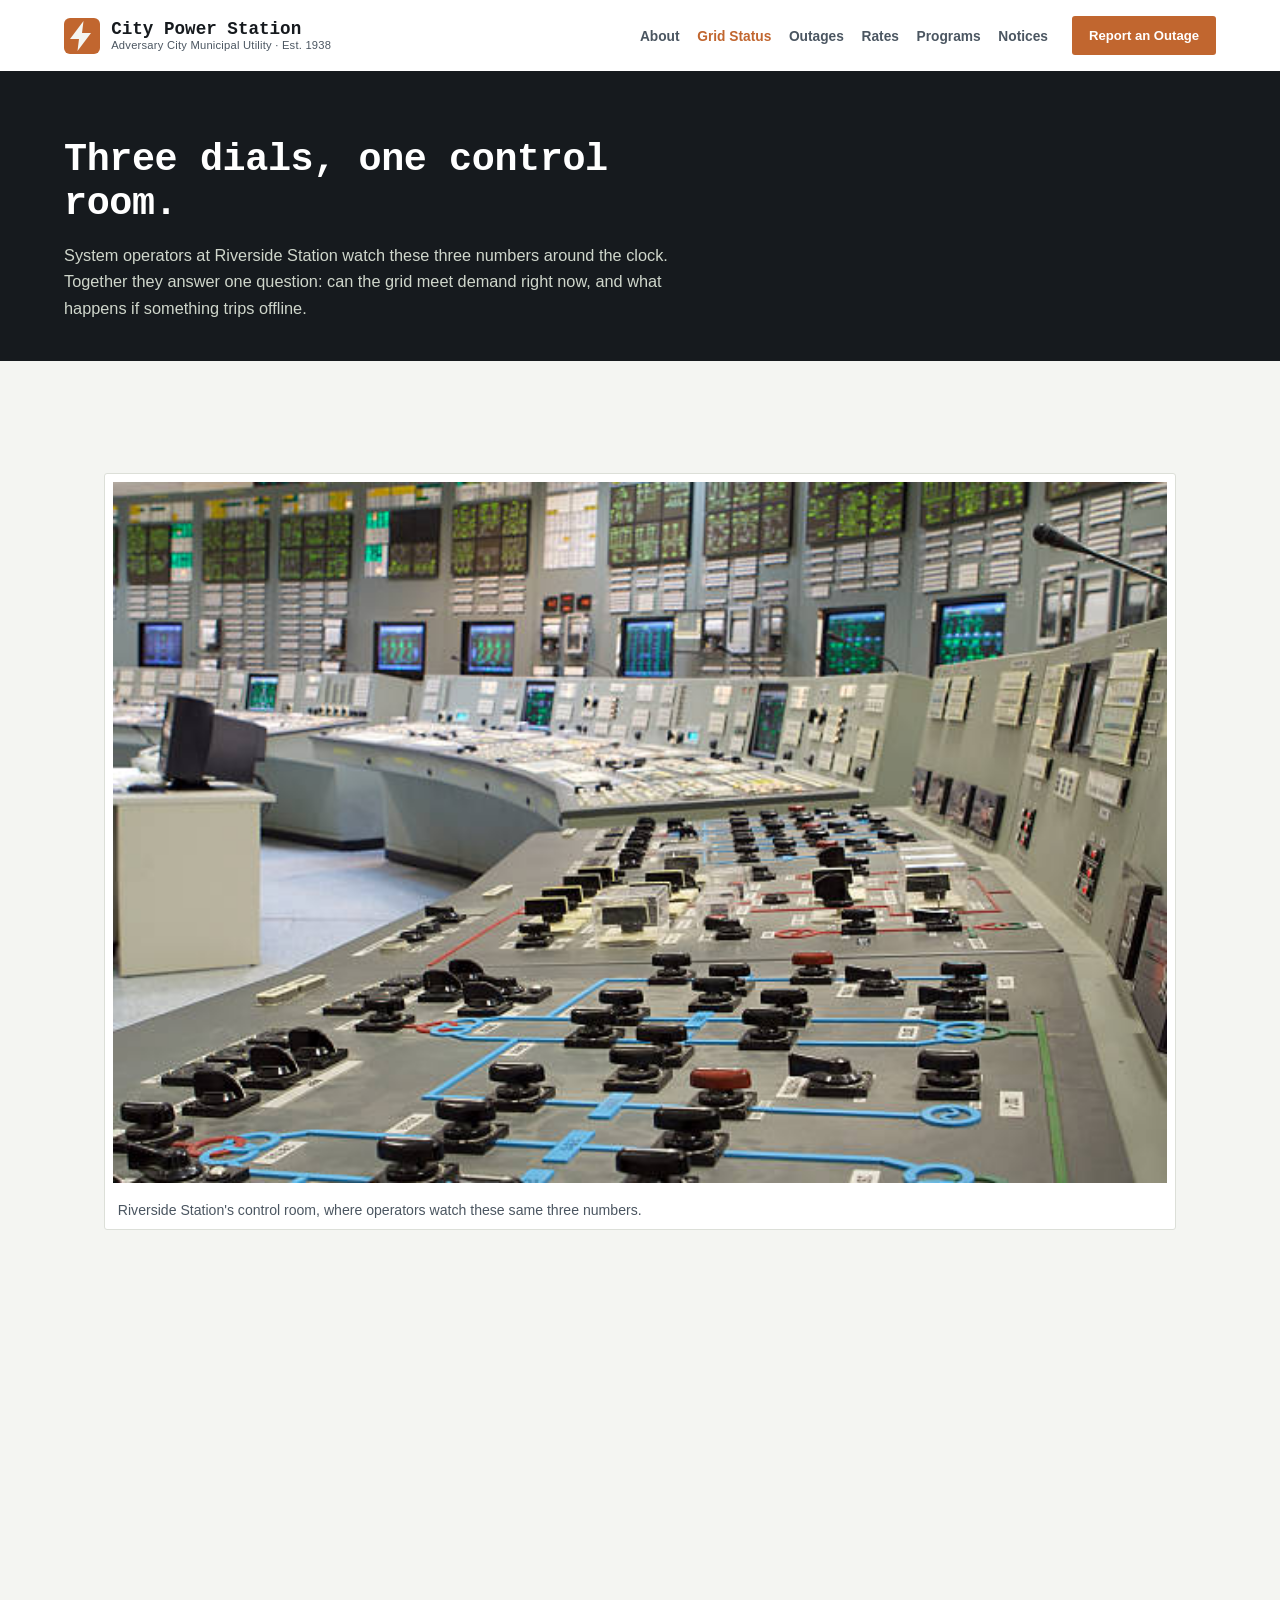
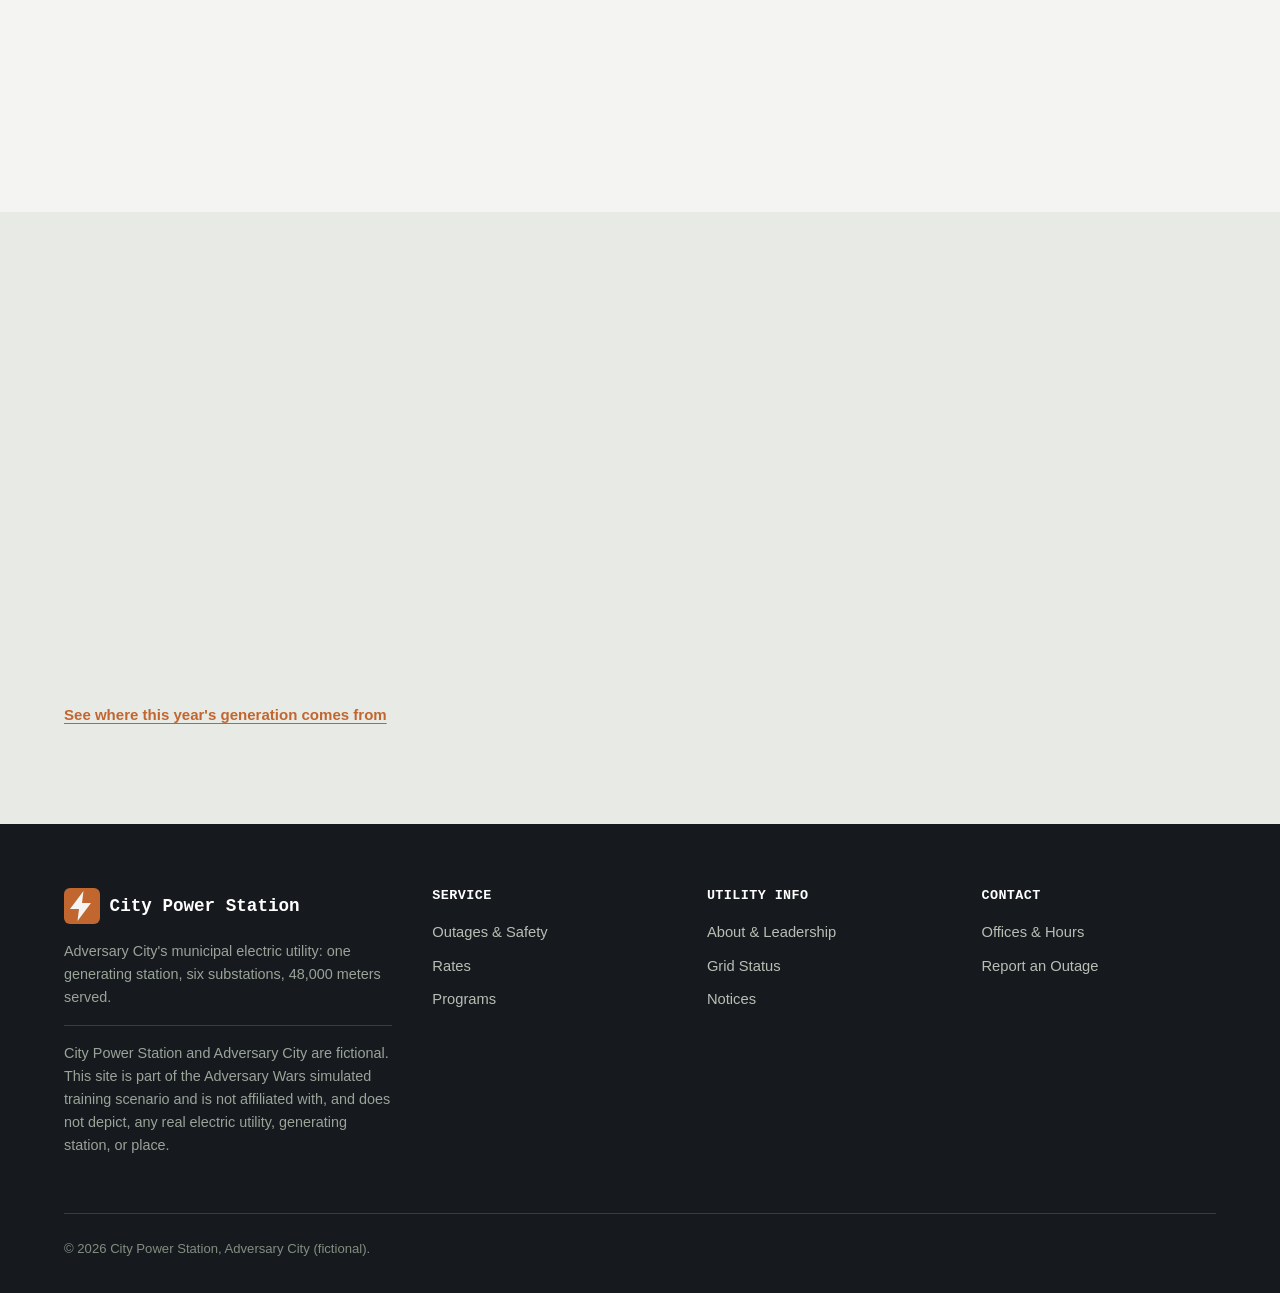
<file: grid-status/index.html>
<!DOCTYPE html>
<!--
  Adversary Wars simulation project, set in the fictional city of Adversary City.
  City Power Station is a fictional facility in the fictional city of Adversary City.
  This site was built for a simulated training/CTF scenario and is not intended
  to represent, impersonate, or harm any real electric utility, organization, or place.
  No real personnel data, phone numbers, or addresses are used anywhere in this project.
-->
<html lang="en">
<head>
  <meta charset="UTF-8" />
  <meta name="viewport" content="width=device-width, initial-scale=1.0" />
  <title>Grid Status · City Power Station</title>
  <meta name="robots" content="noindex, nofollow" />
  <meta name="disclaimer" content="City Power Station and Adversary City are fictional, built for the Adversary Wars simulated training scenario. Not affiliated with, and does not depict, any real electric utility, generating station, or place." />
  <meta name="description" content="How City Power Station reads system load, grid frequency, and reserve capacity, with today's demonstration readout." />
  <meta http-equiv="Content-Security-Policy" content="default-src 'self'; img-src 'self' data:; style-src 'self'; script-src 'self'; object-src 'none'; base-uri 'self'; form-action 'self'; frame-ancestors 'none';" />
  <link rel="icon" href="data:image/svg+xml,%3Csvg xmlns='http://www.w3.org/2000/svg' viewBox='0 0 24 24'%3E%3Crect width='24' height='24' rx='4' fill='%23c1662f'/%3E%3Cpath d='M13 2 4 14h6l-1 8 9-12h-6l1-8z' fill='%23f4f5f2'/%3E%3C/svg%3E" />
  <link rel="stylesheet" href="../css/styles.css" />
</head>
<body>
  <a class="skip-link" href="#main">Skip to content</a>

  <header class="site-header">
    <div class="wrap">
      <a class="brand" href="/">
        <svg class="brand-mark" viewBox="0 0 24 24" aria-hidden="true">
          <rect width="24" height="24" rx="4" fill="#c1662f" />
          <path d="M13 2 4 14h6l-1 8 9-12h-6l1-8z" fill="#f4f5f2" />
        </svg>
        <span class="brand-text">
          <span class="brand-name">City Power Station</span>
          <span class="brand-sub">Adversary City Municipal Utility · Est. 1938</span>
        </span>
      </a>

      <button class="nav-toggle" id="nav-toggle" type="button" aria-expanded="false" aria-controls="primary-nav">
        <svg viewBox="0 0 24 24" fill="none" stroke="currentColor" stroke-width="2"><path d="M3 6h18M3 12h18M3 18h18" /></svg>
        <span class="visually-hidden">Menu</span>
      </button>

      <nav class="primary-nav" id="primary-nav" aria-label="Primary">
        <ul>
          <li><a href="../about/">About</a></li>
          <li><a href="./" aria-current="page">Grid Status</a></li>
          <li><a href="../outages/">Outages</a></li>
          <li><a href="../rates/">Rates</a></li>
          <li><a href="../programs/">Programs</a></li>
          <li><a href="../notices/">Notices</a></li>
        </ul>
        <a class="btn btn-primary" href="../outages/#report">Report an Outage</a>
      </nav>
    </div>
  </header>

  <main id="main">
    <section class="page-header">
      <div class="wrap">
        <h1>Three dials, one control room.</h1>
        <p class="lede">System operators at Riverside Station watch these three numbers around the clock. Together they answer one question: can the grid meet demand right now, and what happens if something trips offline.</p>
      </div>
    </section>

    <section class="section" aria-labelledby="readout-heading">
      <div class="wrap">
        <h2 class="visually-hidden" id="readout-heading">Live system readout</h2>

        <figure class="photo-frame reveal">
          <img src="../assets/images/control-room.jpg" width="612" height="407" alt="Control room panel with rows of switches, indicator lights, and monitor screens where operators track grid conditions." loading="lazy" />
          <figcaption>Riverside Station's control room, where operators watch these same three numbers.</figcaption>
        </figure>

        <div class="instrument-panel reveal">
          <div class="instrument-head">
            <span class="instrument-title">System Readout</span>
            <span class="instrument-demo">Demonstration data, refreshed each business day</span>
          </div>

          <div class="gauge-row">
            <div class="gauge-dial" role="img" aria-label="Grid frequency: 60.01 hertz, within the normal band of 59.5 to 60.5">
              <svg viewBox="0 0 200 114" aria-hidden="true">
                <path class="gauge-track" d="M22,100 A78,78 0 0 1 178,100" />
                <line x1="22" y1="100" x2="34" y2="100" stroke="#c4ccd2" stroke-width="3" />
                <line x1="100" y1="22" x2="100" y2="34" stroke="#c4ccd2" stroke-width="3" />
                <line x1="166" y1="100" x2="178" y2="100" stroke="#c4ccd2" stroke-width="3" />
                <line class="gauge-needle needle-freq" x1="100" y1="100" x2="100" y2="30" />
                <circle class="gauge-hub" cx="100" cy="100" r="6" />
              </svg>
              <span class="gauge-value">60.01 Hz</span>
              <span class="gauge-label">Grid Frequency</span>
              <span class="gauge-note">target: 60.00 Hz ± 0.5</span>
            </div>

            <div class="gauge-dial is-primary" role="img" aria-label="System load: 68 percent of generating capacity">
              <svg viewBox="0 0 200 114" aria-hidden="true">
                <path class="gauge-track" d="M22,100 A78,78 0 0 1 178,100" />
                <line x1="22" y1="100" x2="34" y2="100" stroke="#c4ccd2" stroke-width="3" />
                <line x1="100" y1="22" x2="100" y2="34" stroke="#c4ccd2" stroke-width="3" />
                <line x1="166" y1="100" x2="178" y2="100" stroke="#c4ccd2" stroke-width="3" />
                <line class="gauge-needle needle-load" x1="100" y1="100" x2="100" y2="26" />
                <circle class="gauge-hub" cx="100" cy="100" r="8" />
              </svg>
              <span class="gauge-value">68%</span>
              <span class="gauge-label">System Load</span>
              <span class="gauge-note">of 210 MW capacity</span>
            </div>

            <div class="gauge-dial" role="img" aria-label="Reserve capacity: 22 percent, above the 15 percent board minimum">
              <svg viewBox="0 0 200 114" aria-hidden="true">
                <path class="gauge-track" d="M22,100 A78,78 0 0 1 178,100" />
                <line x1="22" y1="100" x2="34" y2="100" stroke="#c4ccd2" stroke-width="3" />
                <line x1="100" y1="22" x2="100" y2="34" stroke="#c4ccd2" stroke-width="3" />
                <line x1="166" y1="100" x2="178" y2="100" stroke="#c4ccd2" stroke-width="3" />
                <line class="gauge-needle needle-reserve" x1="100" y1="100" x2="100" y2="30" />
                <circle class="gauge-hub" cx="100" cy="100" r="6" />
              </svg>
              <span class="gauge-value">22%</span>
              <span class="gauge-label">Reserve Capacity</span>
              <span class="gauge-note">board minimum: 15%</span>
            </div>
          </div>
          <p class="instrument-foot">Figures are illustrative and shown for demonstration purposes only. Actual grid conditions are monitored around the clock from Riverside Station.</p>
        </div>
      </div>
    </section>

    <section class="section section-tint" aria-labelledby="explain-heading">
      <div class="wrap">
        <div class="section-head reveal">
          <h2 id="explain-heading">What each dial means.</h2>
        </div>

        <ul class="leadership-list reveal">
          <li class="leadership-item">
            <div>
              <span class="leadership-name">System Load</span>
              <span class="leadership-title">Percent of capacity</span>
            </div>
            <p>How much of Riverside Station's 210 MW capacity the city is drawing right now. Load climbs on hot afternoons and cold mornings and falls overnight. Above 90%, the station starts calling on purchased backup power.</p>
          </li>
          <li class="leadership-item">
            <div>
              <span class="leadership-name">Grid Frequency</span>
              <span class="leadership-title">Hertz, target 60.00</span>
            </div>
            <p>Generation and demand have to stay in balance to hold 60 cycles a second. A needle that drifts off center means generation and demand have fallen out of step, and operators adjust output to correct it.</p>
          </li>
          <li class="leadership-item">
            <div>
              <span class="leadership-name">Reserve Capacity</span>
              <span class="leadership-title">Percent held back</span>
            </div>
            <p>Generating capacity kept in reserve in case a unit trips offline unexpectedly. The Board of Public Utilities requires at least 15% held back at all times.</p>
          </li>
        </ul>
        <a class="section-link" href="../about/#mix">See where this year's generation comes from</a>
      </div>
    </section>
  </main>

  <footer class="site-footer">
    <div class="wrap">
      <div class="footer-grid">
        <div class="footer-brand">
          <div class="footer-brand-top">
            <svg class="brand-mark" viewBox="0 0 24 24" aria-hidden="true">
              <rect width="24" height="24" rx="4" fill="#c1662f" />
              <path d="M13 2 4 14h6l-1 8 9-12h-6l1-8z" fill="#f4f5f2" />
            </svg>
            <span class="brand-name brand-name-invert">City Power Station</span>
          </div>
          <p>Adversary City's municipal electric utility: one generating station, six substations, 48,000 meters served.</p>
          <p class="disclaimer">City Power Station and Adversary City are fictional. This site is part of the Adversary Wars simulated training scenario and is not affiliated with, and does not depict, any real electric utility, generating station, or place.</p>
        </div>

        <div>
          <h3>Service</h3>
          <ul>
            <li><a href="../outages/">Outages &amp; Safety</a></li>
            <li><a href="../rates/">Rates</a></li>
            <li><a href="../programs/">Programs</a></li>
          </ul>
        </div>

        <div>
          <h3>Utility Info</h3>
          <ul>
            <li><a href="../about/">About &amp; Leadership</a></li>
            <li><a href="./">Grid Status</a></li>
            <li><a href="../notices/">Notices</a></li>
          </ul>
        </div>

        <div>
          <h3>Contact</h3>
          <ul>
            <li><a href="/#contact">Offices &amp; Hours</a></li>
            <li><a href="../outages/#report">Report an Outage</a></li>
          </ul>
        </div>
      </div>

      <div class="footer-bottom">
        <p>&copy; <span id="year"></span> City Power Station, Adversary City (fictional).</p>
      </div>
    </div>
  </footer>

  <script src="../js/main.js" defer></script>
</body>
</html>
</file>
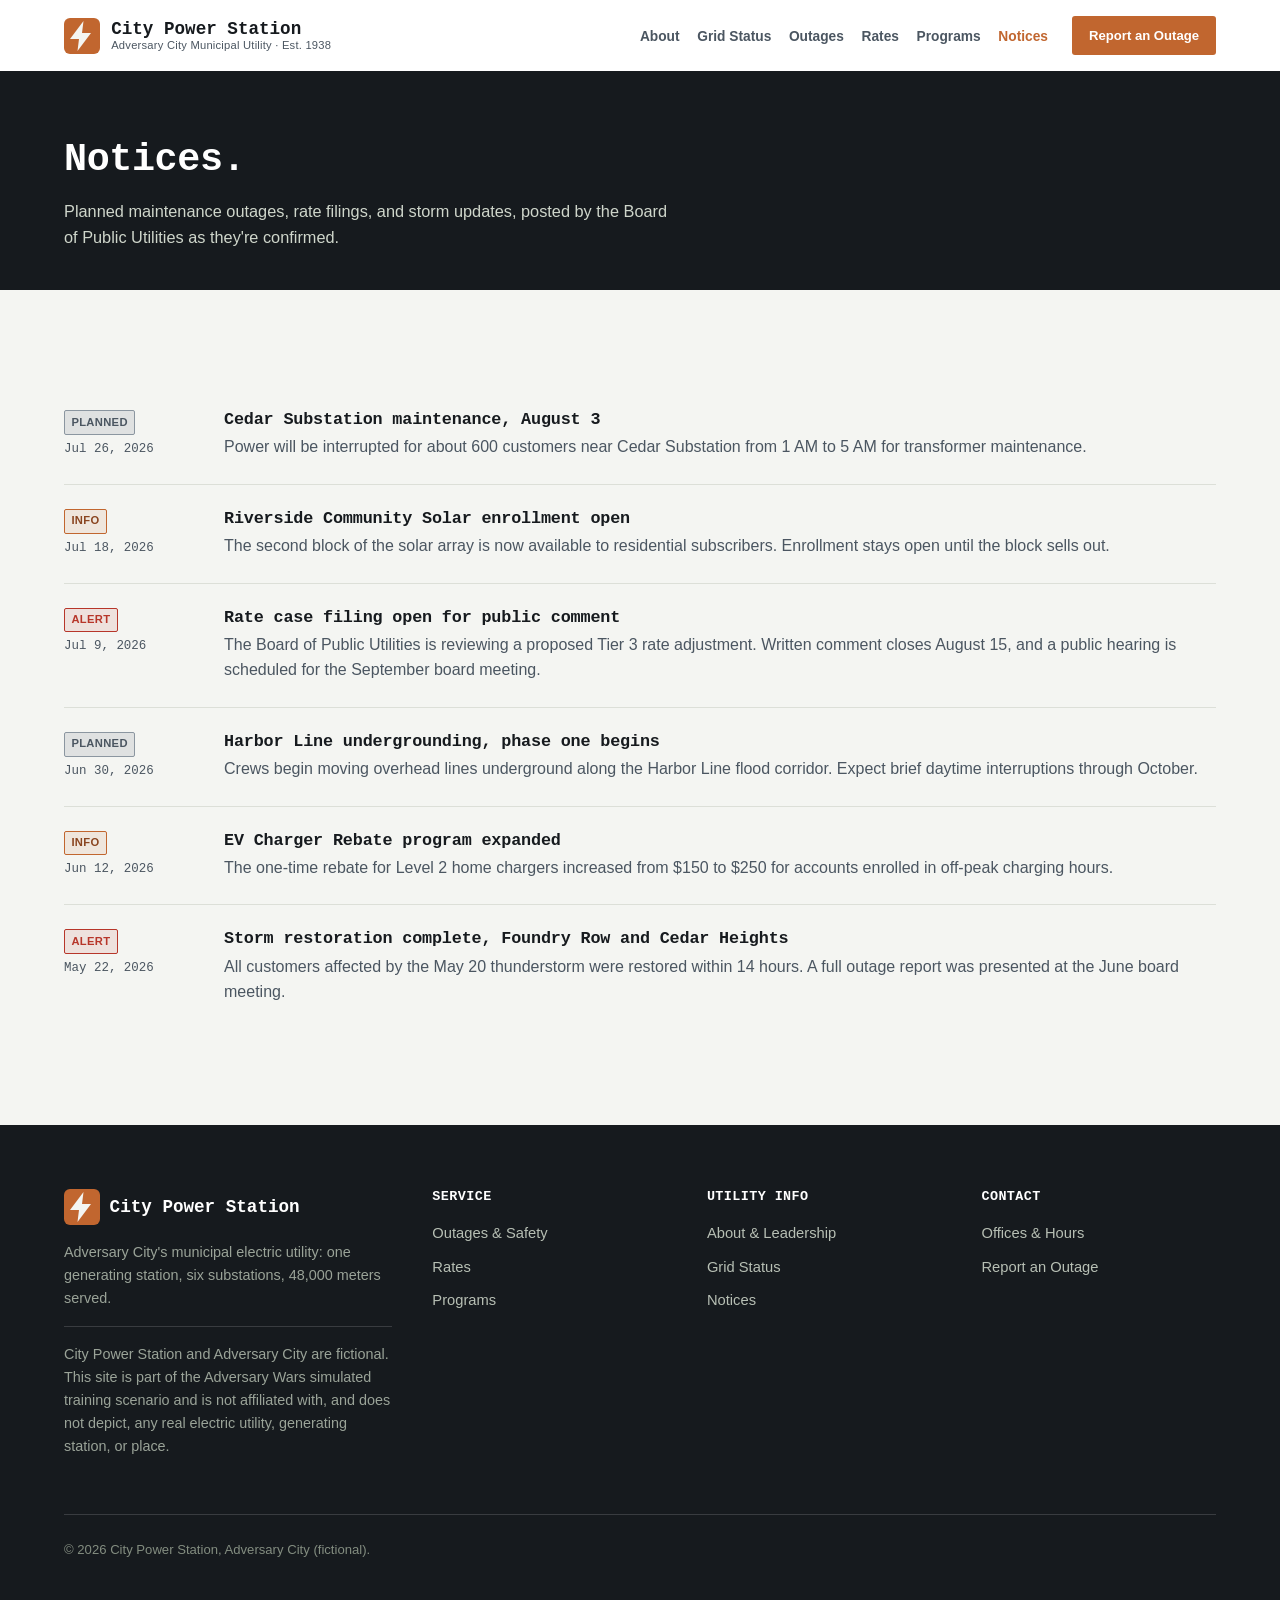
<file: notices/index.html>
<!DOCTYPE html>
<!--
  Adversary Wars simulation project, set in the fictional city of Adversary City.
  City Power Station is a fictional facility in the fictional city of Adversary City.
  This site was built for a simulated training/CTF scenario and is not intended
  to represent, impersonate, or harm any real electric utility, organization, or place.
  No real personnel data, phone numbers, or addresses are used anywhere in this project.
-->
<html lang="en">
<head>
  <meta charset="UTF-8" />
  <meta name="viewport" content="width=device-width, initial-scale=1.0" />
  <title>Notices · City Power Station</title>
  <meta name="robots" content="noindex, nofollow" />
  <meta name="disclaimer" content="City Power Station and Adversary City are fictional, built for the Adversary Wars simulated training scenario. Not affiliated with, and does not depict, any real electric utility, generating station, or place." />
  <meta name="description" content="Planned maintenance outages, rate filings, and service updates from City Power Station." />
  <meta http-equiv="Content-Security-Policy" content="default-src 'self'; img-src 'self' data:; style-src 'self'; script-src 'self'; object-src 'none'; base-uri 'self'; form-action 'self'; frame-ancestors 'none';" />
  <link rel="icon" href="data:image/svg+xml,%3Csvg xmlns='http://www.w3.org/2000/svg' viewBox='0 0 24 24'%3E%3Crect width='24' height='24' rx='4' fill='%23c1662f'/%3E%3Cpath d='M13 2 4 14h6l-1 8 9-12h-6l1-8z' fill='%23f4f5f2'/%3E%3C/svg%3E" />
  <link rel="stylesheet" href="../css/styles.css" />
</head>
<body>
  <a class="skip-link" href="#main">Skip to content</a>

  <header class="site-header">
    <div class="wrap">
      <a class="brand" href="/">
        <svg class="brand-mark" viewBox="0 0 24 24" aria-hidden="true">
          <rect width="24" height="24" rx="4" fill="#c1662f" />
          <path d="M13 2 4 14h6l-1 8 9-12h-6l1-8z" fill="#f4f5f2" />
        </svg>
        <span class="brand-text">
          <span class="brand-name">City Power Station</span>
          <span class="brand-sub">Adversary City Municipal Utility · Est. 1938</span>
        </span>
      </a>

      <button class="nav-toggle" id="nav-toggle" type="button" aria-expanded="false" aria-controls="primary-nav">
        <svg viewBox="0 0 24 24" fill="none" stroke="currentColor" stroke-width="2"><path d="M3 6h18M3 12h18M3 18h18" /></svg>
        <span class="visually-hidden">Menu</span>
      </button>

      <nav class="primary-nav" id="primary-nav" aria-label="Primary">
        <ul>
          <li><a href="../about/">About</a></li>
          <li><a href="../grid-status/">Grid Status</a></li>
          <li><a href="../outages/">Outages</a></li>
          <li><a href="../rates/">Rates</a></li>
          <li><a href="../programs/">Programs</a></li>
          <li><a href="./" aria-current="page">Notices</a></li>
        </ul>
        <a class="btn btn-primary" href="../outages/#report">Report an Outage</a>
      </nav>
    </div>
  </header>

  <main id="main">
    <section class="page-header">
      <div class="wrap">
        <h1>Notices.</h1>
        <p class="lede">Planned maintenance outages, rate filings, and storm updates, posted by the Board of Public Utilities as they're confirmed.</p>
      </div>
    </section>

    <section class="section" aria-labelledby="notices-heading">
      <div class="wrap">
        <h2 class="visually-hidden" id="notices-heading">All notices</h2>
        <ul class="notice-list reveal">
          <li class="notice-item is-planned">
            <div class="notice-meta">
              <span class="notice-tag">Planned</span>
              <span class="notice-date">Jul 26, 2026</span>
            </div>
            <div class="notice-body">
              <h3>Cedar Substation maintenance, August 3</h3>
              <p>Power will be interrupted for about 600 customers near Cedar Substation from 1 AM to 5 AM for transformer maintenance.</p>
            </div>
          </li>
          <li class="notice-item is-info">
            <div class="notice-meta">
              <span class="notice-tag">Info</span>
              <span class="notice-date">Jul 18, 2026</span>
            </div>
            <div class="notice-body">
              <h3>Riverside Community Solar enrollment open</h3>
              <p>The second block of the solar array is now available to residential subscribers. Enrollment stays open until the block sells out.</p>
            </div>
          </li>
          <li class="notice-item is-alert">
            <div class="notice-meta">
              <span class="notice-tag">Alert</span>
              <span class="notice-date">Jul 9, 2026</span>
            </div>
            <div class="notice-body">
              <h3>Rate case filing open for public comment</h3>
              <p>The Board of Public Utilities is reviewing a proposed Tier 3 rate adjustment. Written comment closes August 15, and a public hearing is scheduled for the September board meeting.</p>
            </div>
          </li>
          <li class="notice-item is-planned">
            <div class="notice-meta">
              <span class="notice-tag">Planned</span>
              <span class="notice-date">Jun 30, 2026</span>
            </div>
            <div class="notice-body">
              <h3>Harbor Line undergrounding, phase one begins</h3>
              <p>Crews begin moving overhead lines underground along the Harbor Line flood corridor. Expect brief daytime interruptions through October.</p>
            </div>
          </li>
          <li class="notice-item is-info">
            <div class="notice-meta">
              <span class="notice-tag">Info</span>
              <span class="notice-date">Jun 12, 2026</span>
            </div>
            <div class="notice-body">
              <h3>EV Charger Rebate program expanded</h3>
              <p>The one-time rebate for Level 2 home chargers increased from $150 to $250 for accounts enrolled in off-peak charging hours.</p>
            </div>
          </li>
          <li class="notice-item is-alert">
            <div class="notice-meta">
              <span class="notice-tag">Alert</span>
              <span class="notice-date">May 22, 2026</span>
            </div>
            <div class="notice-body">
              <h3>Storm restoration complete, Foundry Row and Cedar Heights</h3>
              <p>All customers affected by the May 20 thunderstorm were restored within 14 hours. A full outage report was presented at the June board meeting.</p>
            </div>
          </li>
        </ul>
      </div>
    </section>
  </main>

  <footer class="site-footer">
    <div class="wrap">
      <div class="footer-grid">
        <div class="footer-brand">
          <div class="footer-brand-top">
            <svg class="brand-mark" viewBox="0 0 24 24" aria-hidden="true">
              <rect width="24" height="24" rx="4" fill="#c1662f" />
              <path d="M13 2 4 14h6l-1 8 9-12h-6l1-8z" fill="#f4f5f2" />
            </svg>
            <span class="brand-name brand-name-invert">City Power Station</span>
          </div>
          <p>Adversary City's municipal electric utility: one generating station, six substations, 48,000 meters served.</p>
          <p class="disclaimer">City Power Station and Adversary City are fictional. This site is part of the Adversary Wars simulated training scenario and is not affiliated with, and does not depict, any real electric utility, generating station, or place.</p>
        </div>

        <div>
          <h3>Service</h3>
          <ul>
            <li><a href="../outages/">Outages &amp; Safety</a></li>
            <li><a href="../rates/">Rates</a></li>
            <li><a href="../programs/">Programs</a></li>
          </ul>
        </div>

        <div>
          <h3>Utility Info</h3>
          <ul>
            <li><a href="../about/">About &amp; Leadership</a></li>
            <li><a href="../grid-status/">Grid Status</a></li>
            <li><a href="./">Notices</a></li>
          </ul>
        </div>

        <div>
          <h3>Contact</h3>
          <ul>
            <li><a href="/#contact">Offices &amp; Hours</a></li>
            <li><a href="../outages/#report">Report an Outage</a></li>
          </ul>
        </div>
      </div>

      <div class="footer-bottom">
        <p>&copy; <span id="year"></span> City Power Station, Adversary City (fictional).</p>
      </div>
    </div>
  </footer>

  <script src="../js/main.js" defer></script>
</body>
</html>
</file>
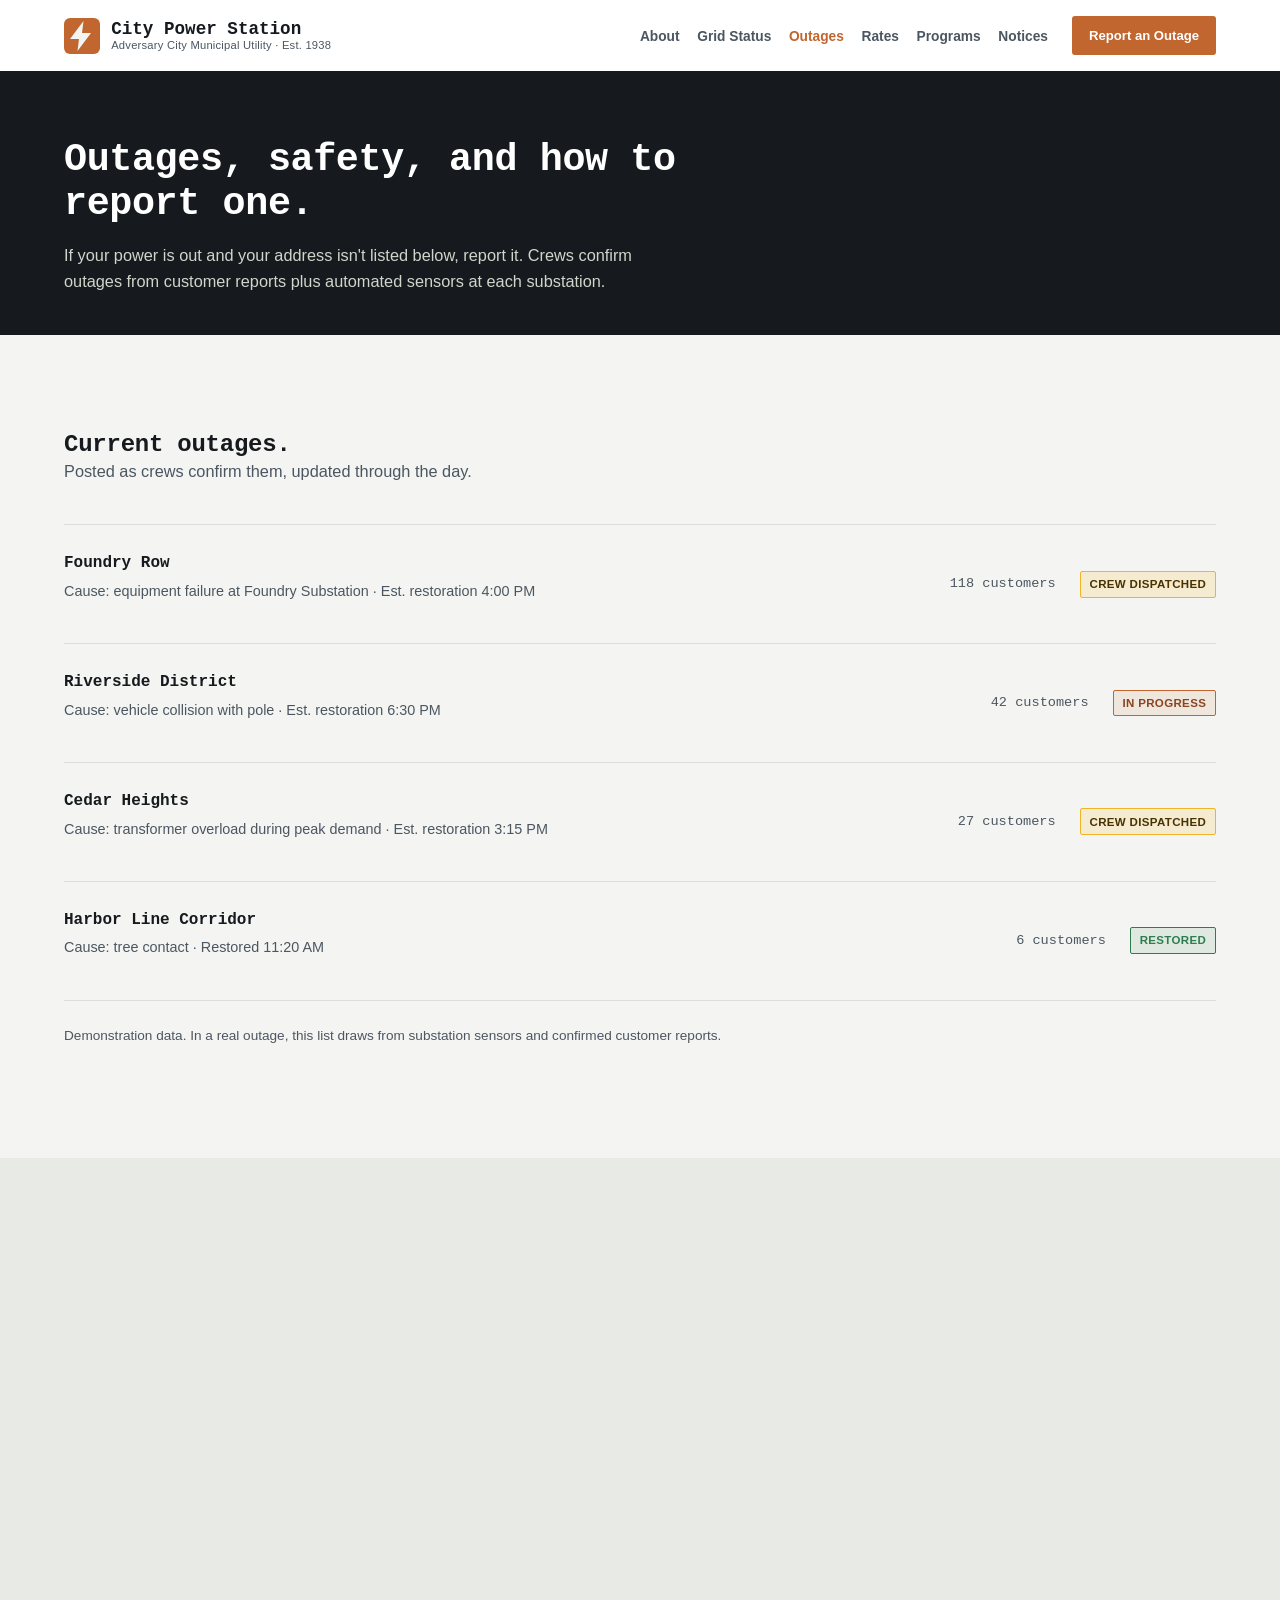
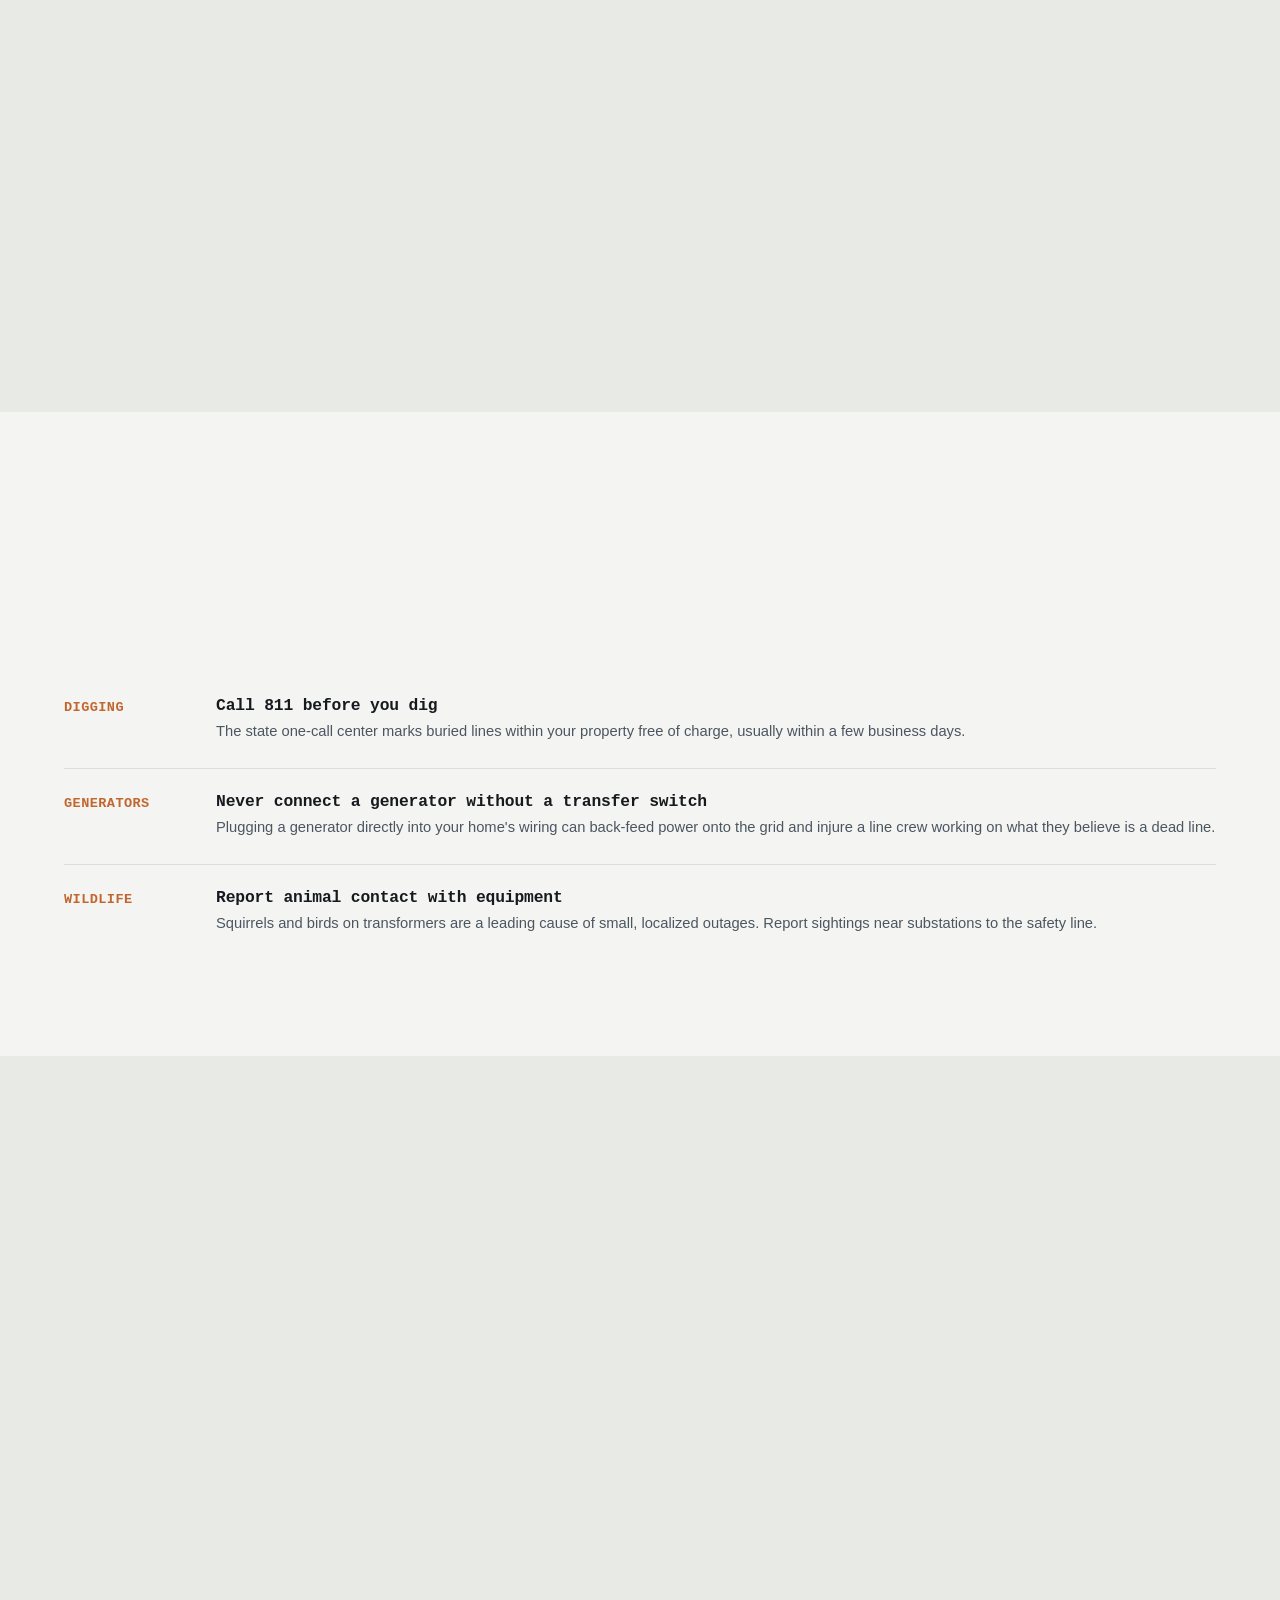
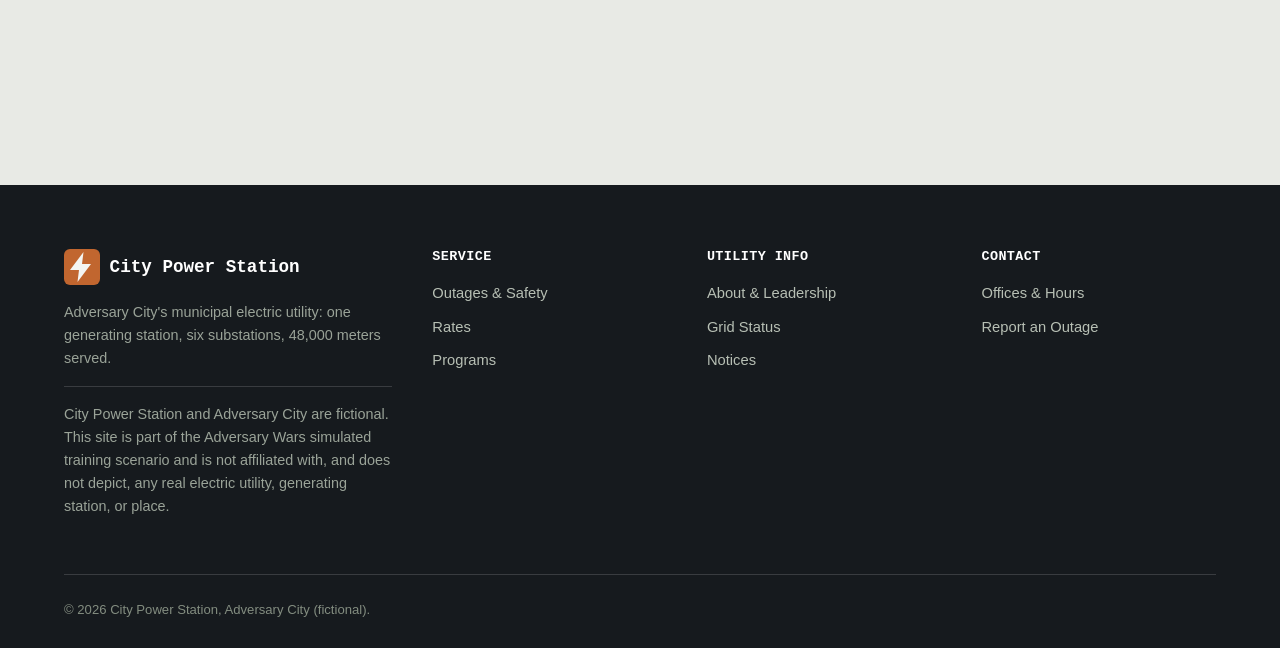
<file: outages/index.html>
<!DOCTYPE html>
<!--
  Adversary Wars simulation project, set in the fictional city of Adversary City.
  City Power Station is a fictional facility in the fictional city of Adversary City.
  This site was built for a simulated training/CTF scenario and is not intended
  to represent, impersonate, or harm any real electric utility, organization, or place.
  No real personnel data, phone numbers, or addresses are used anywhere in this project.
-->
<html lang="en">
<head>
  <meta charset="UTF-8" />
  <meta name="viewport" content="width=device-width, initial-scale=1.0" />
  <title>Outages &amp; Safety · City Power Station</title>
  <meta name="robots" content="noindex, nofollow" />
  <meta name="disclaimer" content="City Power Station and Adversary City are fictional, built for the Adversary Wars simulated training scenario. Not affiliated with, and does not depict, any real electric utility, generating station, or place." />
  <meta name="description" content="Report an outage, check current outages across Adversary City, and read downed-line and generator safety guidance." />
  <meta http-equiv="Content-Security-Policy" content="default-src 'self'; img-src 'self' data:; style-src 'self'; script-src 'self'; object-src 'none'; base-uri 'self'; form-action 'self'; frame-ancestors 'none';" />
  <link rel="icon" href="data:image/svg+xml,%3Csvg xmlns='http://www.w3.org/2000/svg' viewBox='0 0 24 24'%3E%3Crect width='24' height='24' rx='4' fill='%23c1662f'/%3E%3Cpath d='M13 2 4 14h6l-1 8 9-12h-6l1-8z' fill='%23f4f5f2'/%3E%3C/svg%3E" />
  <link rel="stylesheet" href="../css/styles.css" />
</head>
<body>
  <a class="skip-link" href="#main">Skip to content</a>

  <header class="site-header">
    <div class="wrap">
      <a class="brand" href="/">
        <svg class="brand-mark" viewBox="0 0 24 24" aria-hidden="true">
          <rect width="24" height="24" rx="4" fill="#c1662f" />
          <path d="M13 2 4 14h6l-1 8 9-12h-6l1-8z" fill="#f4f5f2" />
        </svg>
        <span class="brand-text">
          <span class="brand-name">City Power Station</span>
          <span class="brand-sub">Adversary City Municipal Utility · Est. 1938</span>
        </span>
      </a>

      <button class="nav-toggle" id="nav-toggle" type="button" aria-expanded="false" aria-controls="primary-nav">
        <svg viewBox="0 0 24 24" fill="none" stroke="currentColor" stroke-width="2"><path d="M3 6h18M3 12h18M3 18h18" /></svg>
        <span class="visually-hidden">Menu</span>
      </button>

      <nav class="primary-nav" id="primary-nav" aria-label="Primary">
        <ul>
          <li><a href="../about/">About</a></li>
          <li><a href="../grid-status/">Grid Status</a></li>
          <li><a href="./" aria-current="page">Outages</a></li>
          <li><a href="../rates/">Rates</a></li>
          <li><a href="../programs/">Programs</a></li>
          <li><a href="../notices/">Notices</a></li>
        </ul>
        <a class="btn btn-primary" href="#report">Report an Outage</a>
      </nav>
    </div>
  </header>

  <main id="main">
    <section class="page-header">
      <div class="wrap">
        <h1>Outages, safety, and how to report one.</h1>
        <p class="lede">If your power is out and your address isn't listed below, report it. Crews confirm outages from customer reports plus automated sensors at each substation.</p>
      </div>
    </section>

    <section class="section" aria-labelledby="current-heading">
      <div class="wrap">
        <div class="section-head reveal">
          <h2 id="current-heading">Current outages.</h2>
          <p>Posted as crews confirm them, updated through the day.</p>
        </div>

        <ul class="outage-list reveal">
          <li class="outage-item">
            <div>
              <span class="outage-area">Foundry Row</span>
              <p class="outage-meta">Cause: equipment failure at Foundry Substation · Est. restoration 4:00 PM</p>
            </div>
            <span class="outage-count">118 customers</span>
            <span class="outage-status is-dispatched">Crew Dispatched</span>
          </li>
          <li class="outage-item">
            <div>
              <span class="outage-area">Riverside District</span>
              <p class="outage-meta">Cause: vehicle collision with pole · Est. restoration 6:30 PM</p>
            </div>
            <span class="outage-count">42 customers</span>
            <span class="outage-status is-progress">In Progress</span>
          </li>
          <li class="outage-item">
            <div>
              <span class="outage-area">Cedar Heights</span>
              <p class="outage-meta">Cause: transformer overload during peak demand · Est. restoration 3:15 PM</p>
            </div>
            <span class="outage-count">27 customers</span>
            <span class="outage-status is-dispatched">Crew Dispatched</span>
          </li>
          <li class="outage-item">
            <div>
              <span class="outage-area">Harbor Line Corridor</span>
              <p class="outage-meta">Cause: tree contact · Restored 11:20 AM</p>
            </div>
            <span class="outage-count">6 customers</span>
            <span class="outage-status is-restored">Restored</span>
          </li>
        </ul>
        <p class="table-note">Demonstration data. In a real outage, this list draws from substation sensors and confirmed customer reports.</p>
      </div>
    </section>

    <section class="section section-tint" id="report" aria-labelledby="report-heading">
      <div class="wrap">
        <div class="section-head reveal">
          <h2 id="report-heading">Report an outage.</h2>
          <p>The fastest way to get a crew dispatched. Phone reports go to the same queue.</p>
        </div>

        <div class="two-col">
          <div class="reveal panel-card">
            <h3>Before You Report</h3>
            <ul class="contact-list">
              <li>
                <svg viewBox="0 0 24 24" fill="none" stroke="currentColor" stroke-width="1.6" aria-hidden="true"><path d="M4 5c0 8.3 6.7 15 15 15l1-4-5-2-2 2c-2-1-4-3-5-5l2-2-2-5-4 1z" /></svg>
                <p class="contact-numbers">Report an Outage: 555-0141, 24 hours</p>
              </li>
            </ul>
            <div class="callout">Check your main breaker first. If only part of your home is dark, the outage may be inside your panel, not on the grid.</div>
          </div>

          <div class="reveal panel-card">
            <h3>Outage Report Form</h3>
            <form id="outage-report-form" novalidate>
              <p class="form-note">Demonstration form. Nothing is sent or stored when you submit.</p>

              <div class="field">
                <label for="outage-address">Service address</label>
                <input type="text" id="outage-address" name="outage-address" autocomplete="street-address" required />
              </div>

              <div class="field">
                <label for="outage-phone">Callback phone</label>
                <input type="text" id="outage-phone" name="outage-phone" autocomplete="tel" placeholder="555-0100" required />
              </div>

              <div class="field">
                <label for="outage-notes">What did you notice?</label>
                <textarea id="outage-notes" name="outage-notes" rows="4" placeholder="Downed line, sparking, everything dark, etc."></textarea>
              </div>

              <button class="btn btn-primary" type="submit">Report Outage</button>
              <p class="confirm-panel" id="outage-report-confirm" role="status"></p>
            </form>
          </div>
        </div>
      </div>
    </section>

    <section class="section" aria-labelledby="safety-heading">
      <div class="wrap">
        <div class="section-head reveal">
          <h2 id="safety-heading">Downed line and generator safety.</h2>
        </div>

        <div class="safety-callout reveal">
          <svg viewBox="0 0 24 24" fill="none" stroke="currentColor" stroke-width="1.8" aria-hidden="true"><path d="M12 3 2 20h20L12 3z" stroke-linejoin="round" /><path d="M12 10v4" stroke-linecap="round" /><circle cx="12" cy="17" r="0.6" fill="currentColor" /></svg>
          <div>
            <h3>Treat every downed line as energized</h3>
            <p>Stay at least 35 feet back, keep others away, and call it in. Do not touch a line or anything it's resting on, a fence, a car, standing water, even if it looks dead.</p>
          </div>
        </div>

        <ul class="program-list">
          <li class="program-item">
            <span class="program-schedule">Digging</span>
            <div>
              <h3>Call 811 before you dig</h3>
              <p>The state one-call center marks buried lines within your property free of charge, usually within a few business days.</p>
            </div>
          </li>
          <li class="program-item">
            <span class="program-schedule">Generators</span>
            <div>
              <h3>Never connect a generator without a transfer switch</h3>
              <p>Plugging a generator directly into your home's wiring can back-feed power onto the grid and injure a line crew working on what they believe is a dead line.</p>
            </div>
          </li>
          <li class="program-item">
            <span class="program-schedule">Wildlife</span>
            <div>
              <h3>Report animal contact with equipment</h3>
              <p>Squirrels and birds on transformers are a leading cause of small, localized outages. Report sightings near substations to the safety line.</p>
            </div>
          </li>
        </ul>
      </div>
    </section>

    <section class="section section-tint" aria-labelledby="priority-heading">
      <div class="wrap">
        <div class="section-head reveal">
          <h2 id="priority-heading">How storm restoration is prioritized.</h2>
          <p>Crews work in this order, whether it's ten outages or ten thousand.</p>
        </div>

        <ol class="timeline reveal">
          <li class="timeline-item">
            <span class="timeline-year">First</span>
            <h3>Critical infrastructure</h3>
            <p>Hospitals, water treatment, and 911 dispatch are restored first, regardless of customer count.</p>
          </li>
          <li class="timeline-item">
            <span class="timeline-year">Second</span>
            <h3>Substations and trunk lines</h3>
            <p>Repairing the lines that feed the most customers restores power to entire neighborhoods at once.</p>
          </li>
          <li class="timeline-item">
            <span class="timeline-year">Third</span>
            <h3>Neighborhood branch lines</h3>
            <p>Smaller lines serving blocks and streets are repaired next, in order of how many customers each one affects.</p>
          </li>
          <li class="timeline-item">
            <span class="timeline-year">Fourth</span>
            <h3>Individual service lines</h3>
            <p>Repairs to a single home or business, often a damaged weatherhead or service drop, are handled last.</p>
          </li>
        </ol>
      </div>
    </section>
  </main>

  <footer class="site-footer">
    <div class="wrap">
      <div class="footer-grid">
        <div class="footer-brand">
          <div class="footer-brand-top">
            <svg class="brand-mark" viewBox="0 0 24 24" aria-hidden="true">
              <rect width="24" height="24" rx="4" fill="#c1662f" />
              <path d="M13 2 4 14h6l-1 8 9-12h-6l1-8z" fill="#f4f5f2" />
            </svg>
            <span class="brand-name brand-name-invert">City Power Station</span>
          </div>
          <p>Adversary City's municipal electric utility: one generating station, six substations, 48,000 meters served.</p>
          <p class="disclaimer">City Power Station and Adversary City are fictional. This site is part of the Adversary Wars simulated training scenario and is not affiliated with, and does not depict, any real electric utility, generating station, or place.</p>
        </div>

        <div>
          <h3>Service</h3>
          <ul>
            <li><a href="./">Outages &amp; Safety</a></li>
            <li><a href="../rates/">Rates</a></li>
            <li><a href="../programs/">Programs</a></li>
          </ul>
        </div>

        <div>
          <h3>Utility Info</h3>
          <ul>
            <li><a href="../about/">About &amp; Leadership</a></li>
            <li><a href="../grid-status/">Grid Status</a></li>
            <li><a href="../notices/">Notices</a></li>
          </ul>
        </div>

        <div>
          <h3>Contact</h3>
          <ul>
            <li><a href="/#contact">Offices &amp; Hours</a></li>
            <li><a href="#report">Report an Outage</a></li>
          </ul>
        </div>
      </div>

      <div class="footer-bottom">
        <p>&copy; <span id="year"></span> City Power Station, Adversary City (fictional).</p>
      </div>
    </div>
  </footer>

  <script src="../js/main.js" defer></script>
</body>
</html>
</file>
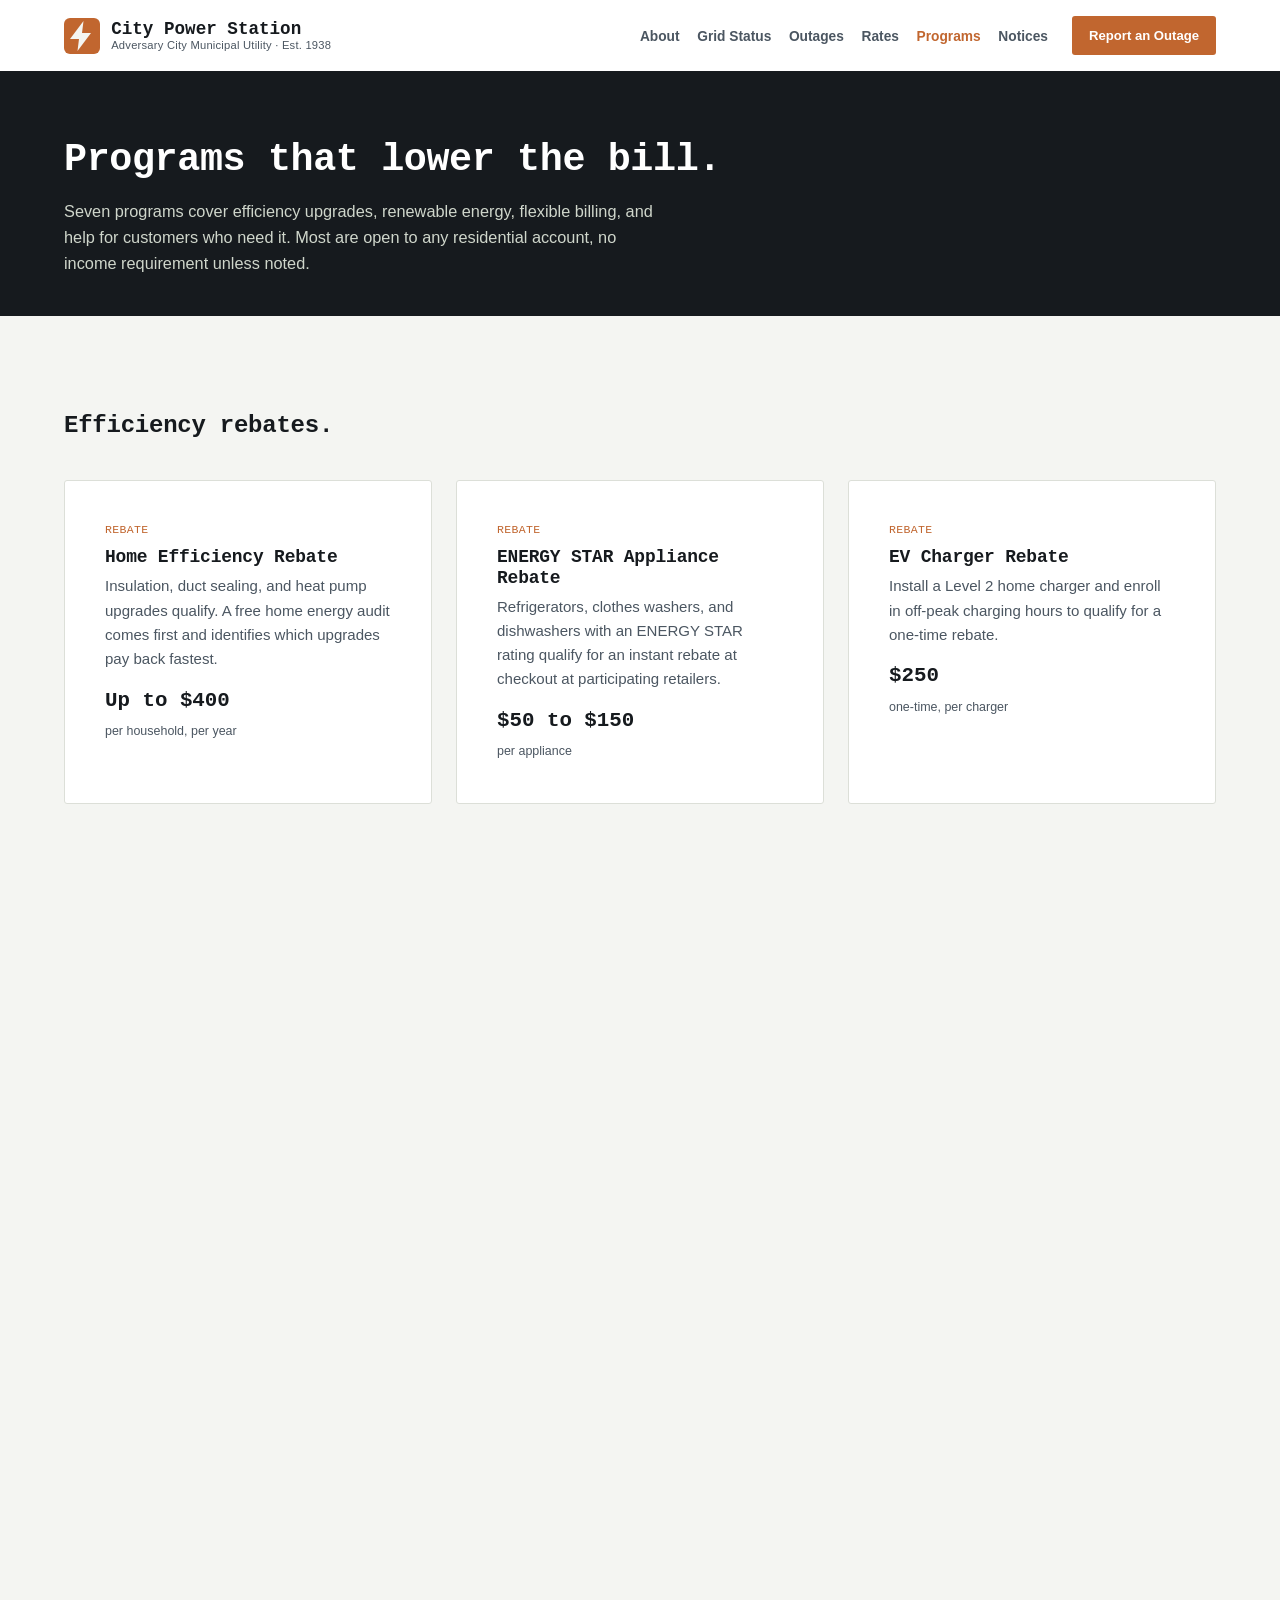
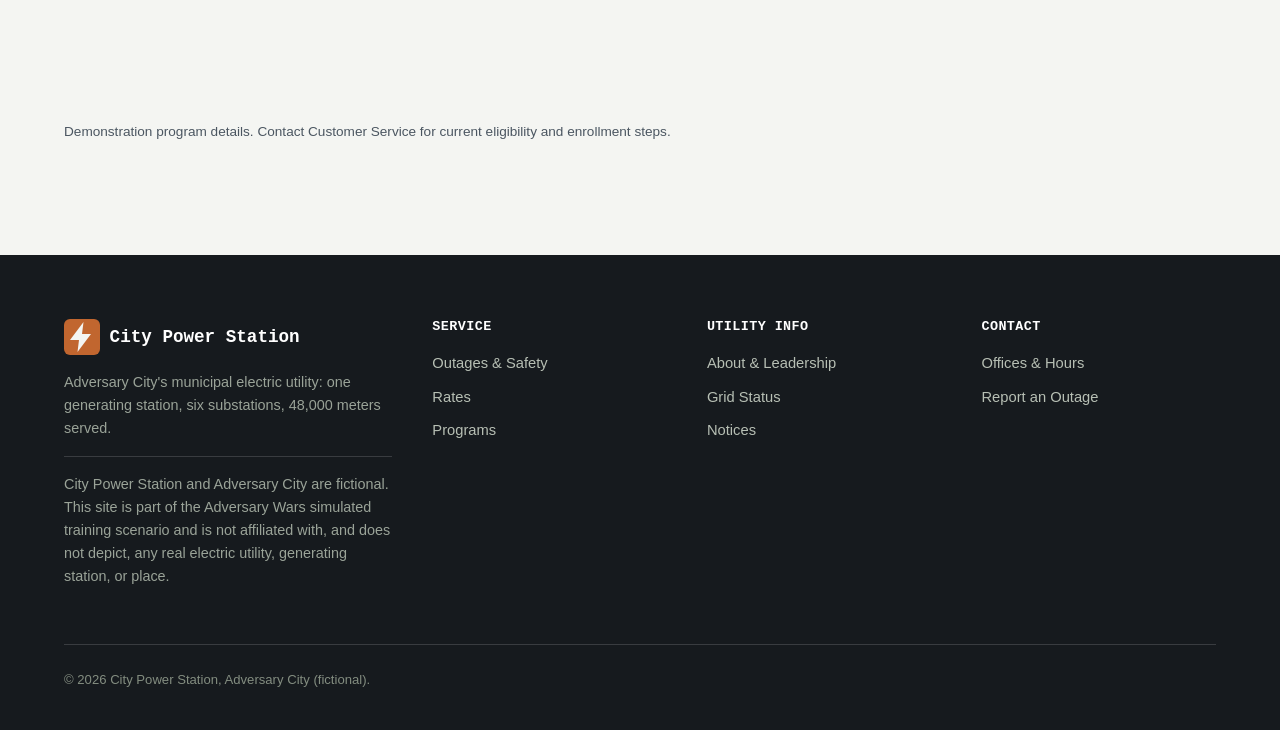
<file: programs/index.html>
<!DOCTYPE html>
<!--
  Adversary Wars simulation project, set in the fictional city of Adversary City.
  City Power Station is a fictional facility in the fictional city of Adversary City.
  This site was built for a simulated training/CTF scenario and is not intended
  to represent, impersonate, or harm any real electric utility, organization, or place.
  No real personnel data, phone numbers, or addresses are used anywhere in this project.
-->
<html lang="en">
<head>
  <meta charset="UTF-8" />
  <meta name="viewport" content="width=device-width, initial-scale=1.0" />
  <title>Programs · City Power Station</title>
  <meta name="robots" content="noindex, nofollow" />
  <meta name="disclaimer" content="City Power Station and Adversary City are fictional, built for the Adversary Wars simulated training scenario. Not affiliated with, and does not depict, any real electric utility, generating station, or place." />
  <meta name="description" content="Efficiency rebates, renewable energy options, and bill assistance programs from City Power Station." />
  <meta http-equiv="Content-Security-Policy" content="default-src 'self'; img-src 'self' data:; style-src 'self'; script-src 'self'; object-src 'none'; base-uri 'self'; form-action 'self'; frame-ancestors 'none';" />
  <link rel="icon" href="data:image/svg+xml,%3Csvg xmlns='http://www.w3.org/2000/svg' viewBox='0 0 24 24'%3E%3Crect width='24' height='24' rx='4' fill='%23c1662f'/%3E%3Cpath d='M13 2 4 14h6l-1 8 9-12h-6l1-8z' fill='%23f4f5f2'/%3E%3C/svg%3E" />
  <link rel="stylesheet" href="../css/styles.css" />
</head>
<body>
  <a class="skip-link" href="#main">Skip to content</a>

  <header class="site-header">
    <div class="wrap">
      <a class="brand" href="/">
        <svg class="brand-mark" viewBox="0 0 24 24" aria-hidden="true">
          <rect width="24" height="24" rx="4" fill="#c1662f" />
          <path d="M13 2 4 14h6l-1 8 9-12h-6l1-8z" fill="#f4f5f2" />
        </svg>
        <span class="brand-text">
          <span class="brand-name">City Power Station</span>
          <span class="brand-sub">Adversary City Municipal Utility · Est. 1938</span>
        </span>
      </a>

      <button class="nav-toggle" id="nav-toggle" type="button" aria-expanded="false" aria-controls="primary-nav">
        <svg viewBox="0 0 24 24" fill="none" stroke="currentColor" stroke-width="2"><path d="M3 6h18M3 12h18M3 18h18" /></svg>
        <span class="visually-hidden">Menu</span>
      </button>

      <nav class="primary-nav" id="primary-nav" aria-label="Primary">
        <ul>
          <li><a href="../about/">About</a></li>
          <li><a href="../grid-status/">Grid Status</a></li>
          <li><a href="../outages/">Outages</a></li>
          <li><a href="../rates/">Rates</a></li>
          <li><a href="./" aria-current="page">Programs</a></li>
          <li><a href="../notices/">Notices</a></li>
        </ul>
        <a class="btn btn-primary" href="../outages/#report">Report an Outage</a>
      </nav>
    </div>
  </header>

  <main id="main">
    <section class="page-header">
      <div class="wrap">
        <h1>Programs that lower the bill.</h1>
        <p class="lede">Seven programs cover efficiency upgrades, renewable energy, flexible billing, and help for customers who need it. Most are open to any residential account, no income requirement unless noted.</p>
      </div>
    </section>

    <section class="section" aria-labelledby="efficiency-heading">
      <div class="wrap">
        <div class="section-head reveal">
          <h2 id="efficiency-heading">Efficiency rebates.</h2>
        </div>

        <div class="program-grid reveal">
          <div class="program-card">
            <span class="program-card-kind">Rebate</span>
            <h3>Home Efficiency Rebate</h3>
            <p>Insulation, duct sealing, and heat pump upgrades qualify. A free home energy audit comes first and identifies which upgrades pay back fastest.</p>
            <span class="program-card-value">Up to $400</span>
            <span class="program-card-value-label">per household, per year</span>
          </div>
          <div class="program-card">
            <span class="program-card-kind">Rebate</span>
            <h3>ENERGY STAR Appliance Rebate</h3>
            <p>Refrigerators, clothes washers, and dishwashers with an ENERGY STAR rating qualify for an instant rebate at checkout at participating retailers.</p>
            <span class="program-card-value">$50 to $150</span>
            <span class="program-card-value-label">per appliance</span>
          </div>
          <div class="program-card">
            <span class="program-card-kind">Rebate</span>
            <h3>EV Charger Rebate</h3>
            <p>Install a Level 2 home charger and enroll in off-peak charging hours to qualify for a one-time rebate.</p>
            <span class="program-card-value">$250</span>
            <span class="program-card-value-label">one-time, per charger</span>
          </div>
        </div>

        <figure class="photo-frame reveal">
          <img src="../assets/images/ev-charging.jpg" width="728" height="408" alt="A truck plugged into a charging station, with solar panels and wind turbines in the background." loading="lazy" />
          <figcaption>Electric vehicle charging draws on the same grid the Riverside Solar Array feeds.</figcaption>
        </figure>
      </div>
    </section>

    <section class="section section-tint" aria-labelledby="renewable-heading">
      <div class="wrap">
        <div class="section-head reveal">
          <h2 id="renewable-heading">Renewable energy.</h2>
        </div>

        <div class="program-grid reveal">
          <div class="program-card">
            <span class="program-card-kind">Renewable</span>
            <h3>Riverside Community Solar</h3>
            <p>Subscribe to a block of the Riverside Solar Array without installing panels of your own. Credited straight to your bill each month.</p>
            <span class="program-card-value">$0.09 / kWh block</span>
            <span class="program-card-value-label">locked for 5 years</span>
          </div>
          <div class="program-card">
            <span class="program-card-kind">Renewable</span>
            <h3>Green Power Choice</h3>
            <p>Add a flat monthly amount to match 100% of your usage with renewable energy credits, no equipment or subscription required.</p>
            <span class="program-card-value">$4 / month</span>
            <span class="program-card-value-label">flat add-on</span>
          </div>
        </div>

        <figure class="photo-frame reveal">
          <img src="../assets/images/solar-array.jpg" width="584" height="350" alt="Rows of solar panels angled toward the sun across an open field." loading="lazy" />
          <figcaption>A section of the Riverside Solar Array, the source behind Riverside Community Solar.</figcaption>
        </figure>
      </div>
    </section>

    <section class="section" aria-labelledby="billing-heading">
      <div class="wrap">
        <div class="section-head reveal">
          <h2 id="billing-heading">Billing &amp; assistance.</h2>
        </div>

        <div class="program-grid reveal">
          <div class="program-card">
            <span class="program-card-kind">Billing</span>
            <h3>Equal Payment Plan</h3>
            <p>Your bill is averaged across the year into one flat monthly amount, adjusted every 12 months. No seasonal spikes.</p>
            <span class="program-card-value">Same amount</span>
            <span class="program-card-value-label">every month</span>
          </div>
          <div class="program-card">
            <span class="program-card-kind">Assistance</span>
            <h3>Low-Income Bill Assistance</h3>
            <p>Eligible households receive a monthly credit and are referred to state heating and cooling assistance funds. Applications are handled by Customer Service.</p>
            <span class="program-card-value">Income-based</span>
            <span class="program-card-value-label">credit amount</span>
          </div>
        </div>
        <p class="table-note">Demonstration program details. Contact Customer Service for current eligibility and enrollment steps.</p>
      </div>
    </section>
  </main>

  <footer class="site-footer">
    <div class="wrap">
      <div class="footer-grid">
        <div class="footer-brand">
          <div class="footer-brand-top">
            <svg class="brand-mark" viewBox="0 0 24 24" aria-hidden="true">
              <rect width="24" height="24" rx="4" fill="#c1662f" />
              <path d="M13 2 4 14h6l-1 8 9-12h-6l1-8z" fill="#f4f5f2" />
            </svg>
            <span class="brand-name brand-name-invert">City Power Station</span>
          </div>
          <p>Adversary City's municipal electric utility: one generating station, six substations, 48,000 meters served.</p>
          <p class="disclaimer">City Power Station and Adversary City are fictional. This site is part of the Adversary Wars simulated training scenario and is not affiliated with, and does not depict, any real electric utility, generating station, or place.</p>
        </div>

        <div>
          <h3>Service</h3>
          <ul>
            <li><a href="../outages/">Outages &amp; Safety</a></li>
            <li><a href="../rates/">Rates</a></li>
            <li><a href="./">Programs</a></li>
          </ul>
        </div>

        <div>
          <h3>Utility Info</h3>
          <ul>
            <li><a href="../about/">About &amp; Leadership</a></li>
            <li><a href="../grid-status/">Grid Status</a></li>
            <li><a href="../notices/">Notices</a></li>
          </ul>
        </div>

        <div>
          <h3>Contact</h3>
          <ul>
            <li><a href="/#contact">Offices &amp; Hours</a></li>
            <li><a href="../outages/#report">Report an Outage</a></li>
          </ul>
        </div>
      </div>

      <div class="footer-bottom">
        <p>&copy; <span id="year"></span> City Power Station, Adversary City (fictional).</p>
      </div>
    </div>
  </footer>

  <script src="../js/main.js" defer></script>
</body>
</html>
</file>
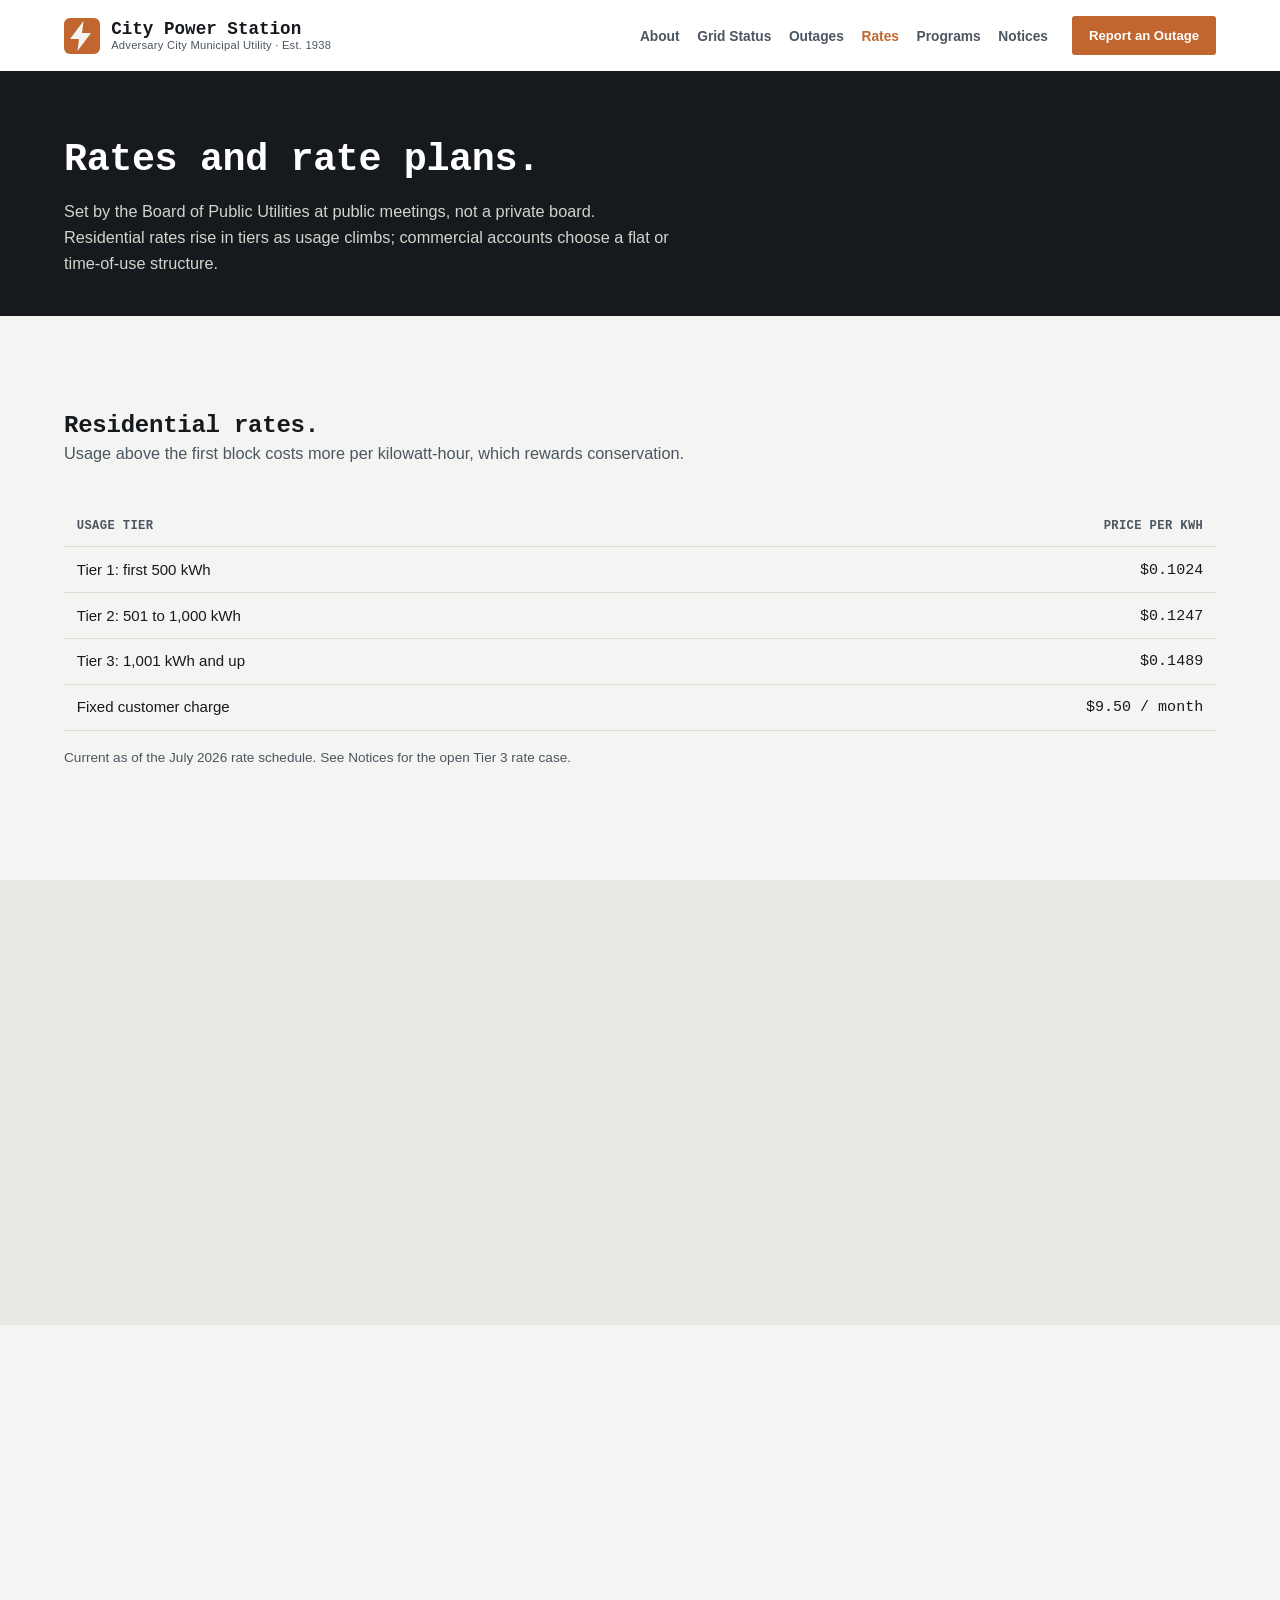
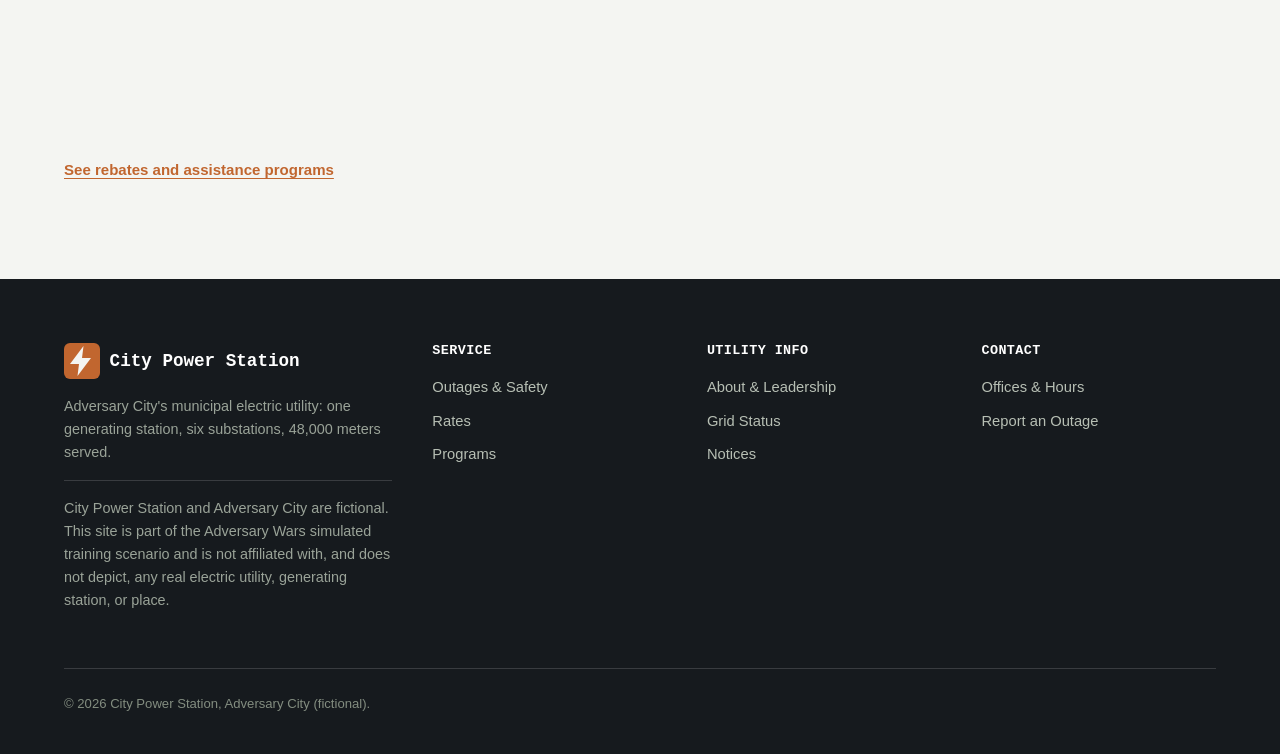
<file: rates/index.html>
<!DOCTYPE html>
<!--
  Adversary Wars simulation project, set in the fictional city of Adversary City.
  City Power Station is a fictional facility in the fictional city of Adversary City.
  This site was built for a simulated training/CTF scenario and is not intended
  to represent, impersonate, or harm any real electric utility, organization, or place.
  No real personnel data, phone numbers, or addresses are used anywhere in this project.
-->
<html lang="en">
<head>
  <meta charset="UTF-8" />
  <meta name="viewport" content="width=device-width, initial-scale=1.0" />
  <title>Rates · City Power Station</title>
  <meta name="robots" content="noindex, nofollow" />
  <meta name="disclaimer" content="City Power Station and Adversary City are fictional, built for the Adversary Wars simulated training scenario. Not affiliated with, and does not depict, any real electric utility, generating station, or place." />
  <meta name="description" content="Residential and commercial electric rates, and the optional Time-of-Advantage plan, for City Power Station customers." />
  <meta http-equiv="Content-Security-Policy" content="default-src 'self'; img-src 'self' data:; style-src 'self'; script-src 'self'; object-src 'none'; base-uri 'self'; form-action 'self'; frame-ancestors 'none';" />
  <link rel="icon" href="data:image/svg+xml,%3Csvg xmlns='http://www.w3.org/2000/svg' viewBox='0 0 24 24'%3E%3Crect width='24' height='24' rx='4' fill='%23c1662f'/%3E%3Cpath d='M13 2 4 14h6l-1 8 9-12h-6l1-8z' fill='%23f4f5f2'/%3E%3C/svg%3E" />
  <link rel="stylesheet" href="../css/styles.css" />
</head>
<body>
  <a class="skip-link" href="#main">Skip to content</a>

  <header class="site-header">
    <div class="wrap">
      <a class="brand" href="/">
        <svg class="brand-mark" viewBox="0 0 24 24" aria-hidden="true">
          <rect width="24" height="24" rx="4" fill="#c1662f" />
          <path d="M13 2 4 14h6l-1 8 9-12h-6l1-8z" fill="#f4f5f2" />
        </svg>
        <span class="brand-text">
          <span class="brand-name">City Power Station</span>
          <span class="brand-sub">Adversary City Municipal Utility · Est. 1938</span>
        </span>
      </a>

      <button class="nav-toggle" id="nav-toggle" type="button" aria-expanded="false" aria-controls="primary-nav">
        <svg viewBox="0 0 24 24" fill="none" stroke="currentColor" stroke-width="2"><path d="M3 6h18M3 12h18M3 18h18" /></svg>
        <span class="visually-hidden">Menu</span>
      </button>

      <nav class="primary-nav" id="primary-nav" aria-label="Primary">
        <ul>
          <li><a href="../about/">About</a></li>
          <li><a href="../grid-status/">Grid Status</a></li>
          <li><a href="../outages/">Outages</a></li>
          <li><a href="./" aria-current="page">Rates</a></li>
          <li><a href="../programs/">Programs</a></li>
          <li><a href="../notices/">Notices</a></li>
        </ul>
        <a class="btn btn-primary" href="../outages/#report">Report an Outage</a>
      </nav>
    </div>
  </header>

  <main id="main">
    <section class="page-header">
      <div class="wrap">
        <h1>Rates and rate plans.</h1>
        <p class="lede">Set by the Board of Public Utilities at public meetings, not a private board. Residential rates rise in tiers as usage climbs; commercial accounts choose a flat or time-of-use structure.</p>
      </div>
    </section>

    <section class="section" aria-labelledby="residential-heading">
      <div class="wrap">
        <div class="section-head reveal">
          <h2 id="residential-heading">Residential rates.</h2>
          <p>Usage above the first block costs more per kilowatt-hour, which rewards conservation.</p>
        </div>

        <div class="table-scroll reveal">
          <table class="rate-table">
            <thead>
              <tr>
                <th>Usage Tier</th>
                <th class="num">Price per kWh</th>
              </tr>
            </thead>
            <tbody>
              <tr><td>Tier 1: first 500 kWh</td><td class="num">$0.1024</td></tr>
              <tr><td>Tier 2: 501 to 1,000 kWh</td><td class="num">$0.1247</td></tr>
              <tr><td>Tier 3: 1,001 kWh and up</td><td class="num">$0.1489</td></tr>
              <tr><td>Fixed customer charge</td><td class="num">$9.50 / month</td></tr>
            </tbody>
          </table>
        </div>
        <p class="table-note">Current as of the July 2026 rate schedule. See Notices for the open Tier 3 rate case.</p>
      </div>
    </section>

    <section class="section section-tint" aria-labelledby="commercial-heading">
      <div class="wrap">
        <div class="section-head reveal">
          <h2 id="commercial-heading">Commercial rates.</h2>
          <p>Small commercial accounts pay a flat per-kilowatt-hour rate. Accounts with demand over 20 kW are billed on a separate demand-charge schedule available from Customer Service.</p>
        </div>

        <div class="table-scroll reveal">
          <table class="rate-table">
            <thead>
              <tr>
                <th>Account Type</th>
                <th class="num">Price per kWh</th>
                <th class="num">Customer Charge</th>
              </tr>
            </thead>
            <tbody>
              <tr><td>Small commercial (under 20 kW demand)</td><td class="num">$0.1198</td><td class="num">$18.00 / month</td></tr>
              <tr><td>Demand accounts (20 kW and up)</td><td class="num">Call for schedule</td><td class="num">Varies</td></tr>
            </tbody>
          </table>
        </div>
      </div>
    </section>

    <section class="section" aria-labelledby="plans-heading">
      <div class="wrap">
        <div class="section-head reveal">
          <h2 id="plans-heading">Optional rate plans.</h2>
          <p>Any residential or small commercial account can switch, free of charge, once per calendar year.</p>
        </div>

        <div class="plan-cards reveal">
          <div class="plan-card">
            <span class="plan-card-kind">Time-of-Advantage</span>
            <h3>On-Peak / Off-Peak</h3>
            <p>On-peak: weekdays 2 PM to 7 PM, $0.1690/kWh. Off-peak: all other hours, $0.0812/kWh. Best for accounts that can shift laundry, charging, and appliance use off-peak.</p>
          </div>
          <div class="plan-card">
            <span class="plan-card-kind">Billing</span>
            <h3>Equal Payment Plan</h3>
            <p>Averages your annual usage into one flat monthly amount, adjusted every 12 months. No seasonal spikes on a single bill.</p>
          </div>
          <div class="plan-card">
            <span class="plan-card-kind">Renewable</span>
            <h3>Green Power Choice</h3>
            <p>Add $4/month to match 100% of your usage with renewable energy credits from the Riverside Solar Array.</p>
          </div>
        </div>
        <a class="section-link" href="../programs/">See rebates and assistance programs</a>
      </div>
    </section>
  </main>

  <footer class="site-footer">
    <div class="wrap">
      <div class="footer-grid">
        <div class="footer-brand">
          <div class="footer-brand-top">
            <svg class="brand-mark" viewBox="0 0 24 24" aria-hidden="true">
              <rect width="24" height="24" rx="4" fill="#c1662f" />
              <path d="M13 2 4 14h6l-1 8 9-12h-6l1-8z" fill="#f4f5f2" />
            </svg>
            <span class="brand-name brand-name-invert">City Power Station</span>
          </div>
          <p>Adversary City's municipal electric utility: one generating station, six substations, 48,000 meters served.</p>
          <p class="disclaimer">City Power Station and Adversary City are fictional. This site is part of the Adversary Wars simulated training scenario and is not affiliated with, and does not depict, any real electric utility, generating station, or place.</p>
        </div>

        <div>
          <h3>Service</h3>
          <ul>
            <li><a href="../outages/">Outages &amp; Safety</a></li>
            <li><a href="./">Rates</a></li>
            <li><a href="../programs/">Programs</a></li>
          </ul>
        </div>

        <div>
          <h3>Utility Info</h3>
          <ul>
            <li><a href="../about/">About &amp; Leadership</a></li>
            <li><a href="../grid-status/">Grid Status</a></li>
            <li><a href="../notices/">Notices</a></li>
          </ul>
        </div>

        <div>
          <h3>Contact</h3>
          <ul>
            <li><a href="/#contact">Offices &amp; Hours</a></li>
            <li><a href="../outages/#report">Report an Outage</a></li>
          </ul>
        </div>
      </div>

      <div class="footer-bottom">
        <p>&copy; <span id="year"></span> City Power Station, Adversary City (fictional).</p>
      </div>
    </div>
  </footer>

  <script src="../js/main.js" defer></script>
</body>
</html>
</file>
<file: css/styles.css>
/*
  City Power Station, Adversary City
  Fictional facility, fictional city, built for the Adversary Wars simulation.
  See index.html header comment for the full disclaimer.
*/

:root {
  --ink: #161a1e;
  --ink-soft: #4b5661;
  --steel: #8b96a0;
  --steel-line: #c4ccd2;
  --copper: #c1662f;
  --copper-dark: #8a4520;
  --hazard: #f0b429;
  --hazard-ink: #4a3200;
  --paper: #f4f5f2;
  --tint: #e8eae5;
  --panel: #ffffff;
  --line: #dcdfd8;
  --status-up: #2e7d4f;
  --status-down: #b7362a;

  --font-display: Consolas, "Cascadia Mono", "Lucida Console", monospace;
  --font-body: Verdana, Geneva, sans-serif;
  --font-mono: Consolas, "Cascadia Mono", "Lucida Console", monospace;

  --space-1: 0.5rem;
  --space-2: 1rem;
  --space-3: 1.5rem;
  --space-4: 2.5rem;
  --space-5: 4rem;
  --space-6: 6rem;

  --radius: 3px;
  --max: 75rem;
}

* {
  box-sizing: border-box;
}

html {
  scroll-behavior: smooth;
}

@media (prefers-reduced-motion: reduce) {
  html {
    scroll-behavior: auto;
  }
  *,
  *::before,
  *::after {
    animation-duration: 0.001ms !important;
    animation-iteration-count: 1 !important;
    transition-duration: 0.001ms !important;
    scroll-behavior: auto !important;
  }
}

body {
  margin: 0;
  background: var(--paper);
  color: var(--ink);
  font-family: var(--font-body);
  font-size: 1rem;
  line-height: 1.6;
  -webkit-font-smoothing: antialiased;
}

h1,
h2,
h3,
h4 {
  font-family: var(--font-display);
  color: var(--ink);
  margin: 0;
  font-weight: 700;
  letter-spacing: -0.01em;
  line-height: 1.15;
}

p {
  margin: 0 0 var(--space-2);
}

a {
  color: var(--copper);
  text-decoration-color: currentColor;
}

a:hover {
  color: var(--copper-dark);
}

address {
  font-style: normal;
}

img,
svg {
  max-width: 100%;
  display: block;
}

table {
  border-collapse: collapse;
  width: 100%;
}

.wrap {
  max-width: var(--max);
  margin: 0 auto;
  padding: 0 var(--space-3);
}

.visually-hidden {
  position: absolute;
  width: 1px;
  height: 1px;
  overflow: hidden;
  clip: rect(0 0 0 0);
  white-space: nowrap;
}

.skip-link {
  position: absolute;
  left: -999px;
  top: auto;
  background: var(--ink);
  color: #fff;
  padding: var(--space-1) var(--space-2);
  z-index: 200;
}

.skip-link:focus {
  left: var(--space-2);
  top: var(--space-2);
}

:focus-visible {
  outline: 3px solid var(--copper);
  outline-offset: 2px;
}

/* Buttons */
.btn {
  display: inline-flex;
  align-items: center;
  font-family: var(--font-body);
  font-weight: 700;
  font-size: 0.98rem;
  padding: 0.75rem 1.6rem;
  border-radius: var(--radius);
  border: 1px solid transparent;
  cursor: pointer;
  text-decoration: none;
  transition: background-color 150ms ease, color 150ms ease, border-color 150ms ease;
}

.btn-primary {
  background: var(--copper);
  color: #fff;
}

.btn-primary:hover {
  background: var(--copper-dark);
  color: #fff;
}

.btn-secondary {
  background: transparent;
  color: var(--ink);
  border-color: var(--ink);
}

.btn-secondary:hover {
  background: var(--ink);
  color: #fff;
}

.btn-on-dark {
  border-color: #fff;
  color: #fff;
}

.btn-on-dark:hover {
  background: #fff;
  color: var(--ink);
}

/* Header / nav */
.site-header {
  background: var(--panel);
  border-bottom: 3px solid var(--ink);
  position: sticky;
  top: 0;
  z-index: 100;
}

.site-header .wrap {
  display: flex;
  align-items: center;
  justify-content: space-between;
  padding-top: var(--space-2);
  padding-bottom: var(--space-2);
  gap: var(--space-3);
  min-height: 4.25rem;
}

.brand {
  display: flex;
  align-items: center;
  gap: 0.7rem;
  text-decoration: none;
  flex-shrink: 0;
}

.brand-mark {
  width: 36px;
  height: 36px;
  flex-shrink: 0;
}

.brand-text {
  display: flex;
  flex-direction: column;
  line-height: 1.15;
}

.brand-name {
  font-family: var(--font-display);
  font-weight: 700;
  font-size: 1.1rem;
  color: var(--ink);
}

.brand-name-invert {
  color: #fff;
}

.brand-sub {
  font-family: var(--font-body);
  font-size: 0.7rem;
  letter-spacing: 0.02em;
  color: var(--ink-soft);
}

.nav-toggle {
  display: none;
  background: none;
  border: 1px solid var(--ink);
  border-radius: var(--radius);
  padding: 0.5rem 0.7rem;
  cursor: pointer;
}

.nav-toggle svg {
  width: 20px;
  height: 20px;
}

.primary-nav {
  display: flex;
  align-items: center;
  gap: var(--space-3);
  flex-wrap: nowrap;
}

.primary-nav ul {
  display: flex;
  flex-wrap: nowrap;
  gap: 1.1rem;
  margin: 0;
  padding: 0;
  list-style: none;
}

.primary-nav a:not(.btn) {
  display: inline-block;
  color: var(--ink-soft);
  text-decoration: none;
  font-family: var(--font-body);
  font-weight: 700;
  font-size: 0.86rem;
  white-space: nowrap;
}

.primary-nav a:not(.btn):hover,
.primary-nav a[aria-current="page"] {
  color: var(--copper);
}

.primary-nav .btn {
  padding: 0.5rem 1rem;
  font-size: 0.82rem;
  white-space: nowrap;
  flex-shrink: 0;
}

@media (max-width: 1120px) {
  .nav-toggle {
    display: inline-flex;
  }

  .primary-nav {
    position: absolute;
    top: 100%;
    left: 0;
    right: 0;
    background: var(--panel);
    border-bottom: 3px solid var(--ink);
    flex-direction: column;
    align-items: stretch;
    flex-wrap: wrap;
    gap: var(--space-2);
    padding: var(--space-2) var(--space-3) var(--space-3);
    display: none;
  }

  .primary-nav.is-open {
    display: flex;
  }

  .primary-nav ul {
    flex-direction: column;
    flex-wrap: wrap;
    gap: var(--space-2);
  }

  .primary-nav a:not(.btn) {
    font-size: 1rem;
    white-space: normal;
  }

  .primary-nav .btn {
    padding: 0.8rem 1.6rem;
    font-size: 1rem;
    align-self: flex-start;
  }
}

/* Hero: solid ink canvas, copper headline, transmission-line horizon illustration */
.hero {
  position: relative;
  background: var(--ink);
  color: #fff;
  overflow: hidden;
}

.hero .wrap {
  position: relative;
  padding: var(--space-6) var(--space-3) 0;
}

.hero-status-pill {
  display: inline-flex;
  align-items: center;
  gap: 0.5rem;
  font-family: var(--font-mono);
  font-size: 0.8rem;
  color: #d7ddd0;
  border: 1px solid rgba(255, 255, 255, 0.3);
  border-radius: var(--radius);
  padding: 0.3rem 0.7rem;
  margin-bottom: var(--space-3);
}

.hero-status-dot {
  width: 8px;
  height: 8px;
  border-radius: 50%;
  background: var(--status-up);
  flex-shrink: 0;
}

.hero h1 {
  color: #fff;
  font-size: clamp(2rem, 4.2vw, 3.1rem);
  line-height: 1.12;
  max-width: 34rem;
  margin-bottom: var(--space-2);
}

.hero .lede {
  font-size: 1.05rem;
  color: #cfd6cb;
  max-width: 34rem;
}

.hero-actions {
  display: flex;
  gap: var(--space-2);
  flex-wrap: wrap;
  margin: var(--space-3) 0 var(--space-4);
}

.hero-facts {
  display: flex;
  gap: var(--space-4);
  flex-wrap: wrap;
  padding: var(--space-3) 0 var(--space-4);
  border-top: 1px solid rgba(255, 255, 255, 0.2);
  max-width: 42rem;
}

.hero-fact-value {
  display: block;
  font-family: var(--font-display);
  font-weight: 700;
  font-size: 1.5rem;
  color: #fff;
  line-height: 1;
}

.hero-fact-label {
  font-size: 0.76rem;
  color: #a9b2a5;
  margin-top: 0.35rem;
}

.hero-horizon {
  position: relative;
  width: 100%;
  height: auto;
  display: block;
}

.hero-horizon .line-glow {
  stroke: var(--copper);
  stroke-opacity: 0.85;
}

@media (prefers-reduced-motion: no-preference) {
  .hero-horizon .line-glow {
    animation: line-pulse 4.5s ease-in-out infinite;
  }

  .hero-horizon .line-glow.delay-1 {
    animation-delay: 0.9s;
  }

  .hero-horizon .line-glow.delay-2 {
    animation-delay: 1.8s;
  }
}

@keyframes line-pulse {
  0%,
  100% {
    stroke-opacity: 0.45;
  }
  50% {
    stroke-opacity: 1;
  }
}

/* Detail page header (non-homepage pages) */
.page-header {
  background: var(--ink);
  color: #fff;
  padding: var(--space-5) 0 var(--space-4);
}

.page-header h1 {
  color: #fff;
  font-size: clamp(1.7rem, 3.4vw, 2.4rem);
  margin-bottom: var(--space-2);
  max-width: 42rem;
}

.page-header .lede {
  color: #cfd6cb;
  max-width: 38rem;
  font-size: 1.02rem;
  margin-bottom: 0;
}

/* Section rhythm */
.section {
  padding: var(--space-6) 0;
}

.section-tint {
  background: var(--tint);
}

.section-head {
  max-width: 42rem;
  margin-bottom: var(--space-4);
}

.section-head p {
  color: var(--ink-soft);
  font-size: 1.02rem;
}

.section-link {
  display: inline-block;
  margin-top: var(--space-3);
  font-family: var(--font-body);
  font-weight: 700;
  font-size: 0.94rem;
  color: var(--copper);
  text-decoration: underline;
  text-underline-offset: 3px;
}

.section-link:hover {
  color: var(--copper-dark);
}

.reveal {
  opacity: 0;
  transform: translateY(10px);
  transition: opacity 450ms ease, transform 450ms ease;
}

.reveal.is-visible {
  opacity: 1;
  transform: translateY(0);
}

@media (prefers-reduced-motion: reduce) {
  .reveal {
    opacity: 1;
    transform: none;
    transition: none;
  }
}

/* Signature: System Load instrument cluster */
.instrument-panel {
  background: var(--ink);
  border-radius: var(--radius);
  padding: var(--space-4);
  color: #fff;
}

.instrument-head {
  display: flex;
  align-items: baseline;
  justify-content: space-between;
  gap: var(--space-2);
  flex-wrap: wrap;
  padding-bottom: var(--space-3);
  margin-bottom: var(--space-4);
  border-bottom: 1px solid rgba(255, 255, 255, 0.2);
}

.instrument-title {
  font-family: var(--font-display);
  font-weight: 700;
  font-size: 1.1rem;
}

.instrument-demo {
  display: inline-flex;
  align-items: center;
  gap: 0.4rem;
  font-family: var(--font-mono);
  font-size: 0.74rem;
  color: #a9b2a5;
}

.instrument-demo::before {
  content: "";
  width: 7px;
  height: 7px;
  border-radius: 50%;
  background: var(--copper);
}

.gauge-row {
  display: grid;
  grid-template-columns: 0.85fr 1.3fr 0.85fr;
  gap: var(--space-4);
  align-items: end;
}

@media (max-width: 780px) {
  .gauge-row {
    grid-template-columns: 1fr;
    gap: var(--space-4);
  }
}

.gauge-dial {
  text-align: center;
}

.gauge-dial svg {
  width: 100%;
  height: auto;
  margin: 0 auto;
}

.gauge-dial.is-primary svg {
  max-width: 240px;
}

.gauge-dial:not(.is-primary) svg {
  max-width: 165px;
}

.gauge-track {
  fill: none;
  stroke: rgba(255, 255, 255, 0.14);
  stroke-width: 14;
  stroke-linecap: round;
}

.gauge-band {
  fill: none;
  stroke-width: 14;
}

.gauge-needle {
  stroke: #fff;
  stroke-width: 4;
  stroke-linecap: round;
  transform-origin: 100px 100px;
}

@media (prefers-reduced-motion: no-preference) {
  .gauge-needle {
    animation: needle-sweep 1.1s cubic-bezier(0.2, 0.8, 0.2, 1) both;
  }
}

.gauge-needle.needle-load {
  --needle-angle: 32.4deg;
  animation-name: needle-sweep-load;
}

.gauge-needle.needle-freq {
  --needle-angle: 1.8deg;
  animation-name: needle-sweep-freq;
}

.gauge-needle.needle-reserve {
  --needle-angle: -50.4deg;
  animation-name: needle-sweep-reserve;
}

@keyframes needle-sweep-load {
  from {
    transform: rotate(-90deg);
  }
  to {
    transform: rotate(32.4deg);
  }
}

@keyframes needle-sweep-freq {
  from {
    transform: rotate(-90deg);
  }
  to {
    transform: rotate(1.8deg);
  }
}

@keyframes needle-sweep-reserve {
  from {
    transform: rotate(-90deg);
  }
  to {
    transform: rotate(-50.4deg);
  }
}

.gauge-hub {
  fill: #fff;
}

.gauge-value {
  font-family: var(--font-display);
  font-weight: 700;
  font-size: 1.9rem;
  display: block;
  margin-top: -1.6rem;
}

.gauge-dial:not(.is-primary) .gauge-value {
  font-size: 1.3rem;
  margin-top: -1.1rem;
}

.gauge-label {
  display: block;
  font-size: 0.82rem;
  color: #a9b2a5;
  margin-top: 0.3rem;
}

.gauge-note {
  font-size: 0.72rem;
  color: #7c877f;
  margin-top: 0.2rem;
}

.instrument-foot {
  margin: var(--space-4) 0 0;
  font-size: 0.85rem;
  color: #a9b2a5;
}

/* Outage status list */
.outage-list {
  list-style: none;
  margin: 0 0 var(--space-3);
  padding: 0;
  border-top: 1px solid var(--line);
}

.outage-item {
  display: grid;
  grid-template-columns: 1fr auto auto;
  gap: var(--space-2) var(--space-3);
  align-items: center;
  padding: var(--space-3) 0;
  border-bottom: 1px solid var(--line);
}

@media (max-width: 700px) {
  .outage-item {
    grid-template-columns: 1fr;
  }
}

.outage-area {
  font-family: var(--font-display);
  font-weight: 700;
  font-size: 1rem;
}

.outage-meta {
  font-size: 0.9rem;
  color: var(--ink-soft);
  margin-top: 0.2rem;
}

.outage-count {
  font-family: var(--font-mono);
  font-size: 0.85rem;
  color: var(--ink-soft);
  white-space: nowrap;
}

.outage-status {
  display: inline-block;
  font-family: var(--font-body);
  font-weight: 700;
  font-size: 0.72rem;
  letter-spacing: 0.03em;
  text-transform: uppercase;
  border-radius: 2px;
  padding: 0.2rem 0.55rem;
  white-space: nowrap;
}

.outage-status.is-progress {
  color: var(--copper-dark);
  border: 1px solid var(--copper);
  background: rgba(193, 102, 47, 0.1);
}

.outage-status.is-dispatched {
  color: var(--hazard-ink);
  border: 1px solid var(--hazard);
  background: rgba(240, 180, 41, 0.16);
}

.outage-status.is-restored {
  color: var(--status-up);
  border: 1px solid var(--status-up);
  background: rgba(46, 125, 79, 0.1);
}

.outage-report-panel {
  border: 1px solid var(--line);
  background: var(--panel);
  border-radius: var(--radius);
  padding: var(--space-4);
}

/* Safety callout */
.safety-callout {
  display: flex;
  gap: var(--space-3);
  align-items: flex-start;
  background: #fdf6e6;
  border: 1px solid var(--hazard);
  border-radius: var(--radius);
  padding: var(--space-3);
  margin-top: var(--space-4);
}

.safety-callout svg {
  width: 26px;
  height: 26px;
  color: var(--hazard-ink);
  flex-shrink: 0;
}

.safety-callout h3 {
  font-size: 1rem;
  margin-bottom: 0.3rem;
}

.safety-callout p {
  font-size: 0.92rem;
  color: var(--ink-soft);
  margin-bottom: 0;
}

.program-list {
  list-style: none;
  margin: 0;
  padding: 0;
}

.program-item {
  display: grid;
  grid-template-columns: 8rem 1fr;
  gap: var(--space-3);
  padding: var(--space-3) 0;
  border-bottom: 1px solid var(--line);
}

.program-item:last-child {
  border-bottom: none;
}

@media (max-width: 640px) {
  .program-item {
    grid-template-columns: 1fr;
    gap: 0.3rem;
  }
}

.program-schedule {
  font-family: var(--font-mono);
  font-size: 0.85rem;
  font-weight: 700;
  color: var(--copper);
  text-transform: uppercase;
  letter-spacing: 0.03em;
}

.program-item h3 {
  font-size: 1.02rem;
  margin-bottom: 0.3rem;
}

.program-item p {
  font-size: 0.92rem;
  color: var(--ink-soft);
  margin-bottom: 0;
}

/* Photo frame (station exterior, control room, program photos) */
.photo-frame {
  border: 1px solid var(--line);
  background: var(--panel);
  padding: 0.5rem;
  border-radius: var(--radius);
  margin-bottom: var(--space-4);
}

.photo-frame img {
  width: 100%;
  height: auto;
}

.photo-frame figcaption {
  margin-top: var(--space-2);
  font-size: 0.88rem;
  color: var(--ink-soft);
  padding: 0 0.3rem;
}

.photo-duo {
  display: grid;
  grid-template-columns: repeat(auto-fit, minmax(16rem, 1fr));
  gap: var(--space-3);
}

/* Rate tables */
.rate-table th,
.rate-table td {
  text-align: left;
  padding: 0.65rem 0.8rem;
  border-bottom: 1px solid var(--line);
  font-size: 0.94rem;
}

.rate-table th {
  font-family: var(--font-display);
  font-weight: 700;
  font-size: 0.76rem;
  letter-spacing: 0.03em;
  text-transform: uppercase;
  color: var(--ink-soft);
}

.rate-table td.num,
.rate-table th.num {
  text-align: right;
  font-family: var(--font-mono);
}

.table-scroll {
  overflow-x: auto;
}

.table-note {
  font-size: 0.85rem;
  color: var(--ink-soft);
  margin-top: var(--space-2);
}

.plan-cards {
  display: grid;
  grid-template-columns: repeat(auto-fit, minmax(15rem, 1fr));
  gap: var(--space-3);
  margin-top: var(--space-4);
}

.plan-card {
  border: 1px solid var(--line);
  background: var(--panel);
  border-radius: var(--radius);
  padding: var(--space-3);
}

.plan-card-kind {
  display: block;
  font-family: var(--font-mono);
  font-size: 0.72rem;
  letter-spacing: 0.03em;
  text-transform: uppercase;
  color: var(--copper);
  margin-bottom: 0.4rem;
}

.plan-card h3 {
  font-size: 1.05rem;
  margin-bottom: 0.3rem;
}

.plan-card p {
  font-size: 0.92rem;
  color: var(--ink-soft);
  margin-bottom: 0;
}

/* Program cards */
.program-grid {
  display: grid;
  grid-template-columns: repeat(auto-fit, minmax(16rem, 1fr));
  gap: var(--space-3);
}

.program-card {
  border: 1px solid var(--line);
  background: var(--panel);
  border-radius: var(--radius);
  padding: var(--space-4);
}

.program-card-kind {
  display: block;
  font-family: var(--font-mono);
  font-size: 0.72rem;
  letter-spacing: 0.03em;
  text-transform: uppercase;
  color: var(--copper);
  margin-bottom: 0.5rem;
}

.program-card h3 {
  font-size: 1.12rem;
  margin-bottom: 0.4rem;
}

.program-card p {
  font-size: 0.94rem;
  color: var(--ink-soft);
  margin-bottom: 0.8rem;
}

.program-card-value {
  font-family: var(--font-display);
  font-weight: 700;
  font-size: 1.3rem;
  color: var(--ink);
  display: block;
}

.program-card-value-label {
  font-size: 0.78rem;
  color: var(--ink-soft);
}

/* About: fact strip + timeline + leadership */
.fact-strip {
  display: grid;
  grid-template-columns: repeat(auto-fit, minmax(9rem, 1fr));
  gap: var(--space-3);
  border-top: 1px solid var(--line);
  border-bottom: 1px solid var(--line);
  padding: var(--space-3) 0;
  margin-bottom: var(--space-4);
}

.fact-strip-item {
  display: flex;
  flex-direction: column;
}

.fact-strip-value {
  font-family: var(--font-display);
  font-weight: 700;
  font-size: 1.6rem;
  color: var(--ink);
  line-height: 1;
}

.fact-strip-label {
  font-size: 0.8rem;
  color: var(--ink-soft);
  margin-top: 0.3rem;
}

.timeline {
  list-style: none;
  margin: 0;
  padding: 0 0 0 var(--space-4);
  border-left: 3px solid var(--line);
}

.timeline-item {
  position: relative;
  padding-bottom: var(--space-4);
}

.timeline-item:last-child {
  padding-bottom: 0;
}

.timeline-item::before {
  content: "";
  position: absolute;
  left: calc(-1 * var(--space-4) - 7px);
  top: 0.3rem;
  width: 11px;
  height: 11px;
  border-radius: 50%;
  background: var(--copper);
  border: 2px solid var(--paper);
}

.timeline-year {
  display: inline-block;
  font-family: var(--font-display);
  font-weight: 700;
  font-size: 0.95rem;
  color: var(--copper);
  margin-bottom: 0.3rem;
}

.timeline-item h3 {
  font-size: 1.05rem;
  margin-bottom: 0.3rem;
}

.timeline-item p {
  color: var(--ink-soft);
  margin-bottom: 0;
}

.leadership-list {
  list-style: none;
  margin: 0;
  padding: 0;
  border-top: 1px solid var(--line);
}

.leadership-item {
  display: grid;
  grid-template-columns: 12rem 1fr;
  gap: var(--space-3);
  padding: var(--space-3) 0;
  border-bottom: 1px solid var(--line);
}

@media (max-width: 640px) {
  .leadership-item {
    grid-template-columns: 1fr;
    gap: 0.3rem;
  }
}

.leadership-name {
  font-family: var(--font-display);
  font-weight: 700;
  font-size: 1rem;
  color: var(--ink);
}

.leadership-title {
  display: block;
  font-size: 0.82rem;
  color: var(--copper);
  margin-top: 0.2rem;
}

.leadership-item p {
  font-size: 0.94rem;
  color: var(--ink-soft);
  margin-bottom: 0;
}

.generation-mix {
  display: flex;
  height: 2.2rem;
  border-radius: var(--radius);
  overflow: hidden;
  margin: var(--space-2) 0 var(--space-3);
}

.mix-segment-grid {
  width: 58%;
  background: var(--ink-soft);
}

.mix-segment-gas {
  width: 27%;
  background: var(--copper);
}

.mix-segment-solar {
  width: 15%;
  background: var(--hazard);
}

.generation-mix-key {
  list-style: none;
  margin: 0;
  padding: 0;
  display: flex;
  flex-wrap: wrap;
  gap: var(--space-3);
  font-size: 0.86rem;
  color: var(--ink-soft);
}

.generation-mix-key li {
  display: flex;
  align-items: center;
  gap: 0.4rem;
}

.mix-dot {
  width: 10px;
  height: 10px;
  border-radius: 2px;
  flex-shrink: 0;
}

.mix-dot.mix-grid {
  background: var(--ink-soft);
}

.mix-dot.mix-gas {
  background: var(--copper);
}

.mix-dot.mix-solar {
  background: var(--hazard);
}

/* Notices */
.notice-list {
  list-style: none;
  margin: 0;
  padding: 0;
}

.notice-item {
  display: flex;
  gap: var(--space-3);
  padding: var(--space-3) 0;
  border-bottom: 1px solid var(--line);
}

.notice-item:last-child {
  border-bottom: none;
}

.notice-meta {
  flex-shrink: 0;
  width: 8.5rem;
  display: flex;
  flex-direction: column;
  gap: 0.3rem;
}

.notice-tag {
  display: inline-block;
  font-family: var(--font-body);
  font-weight: 700;
  font-size: 0.7rem;
  letter-spacing: 0.03em;
  text-transform: uppercase;
  border-radius: 2px;
  padding: 0.15rem 0.4rem;
  width: fit-content;
}

.is-planned .notice-tag {
  background: rgba(75, 86, 97, 0.12);
  color: var(--ink-soft);
  border: 1px solid var(--steel);
}

.is-alert .notice-tag {
  background: rgba(183, 54, 42, 0.1);
  color: var(--status-down);
  border: 1px solid var(--status-down);
}

.is-info .notice-tag {
  background: rgba(193, 102, 47, 0.1);
  color: var(--copper-dark);
  border: 1px solid var(--copper);
}

.notice-date {
  font-family: var(--font-mono);
  font-size: 0.78rem;
  color: var(--ink-soft);
}

.notice-body h3 {
  font-size: 1.05rem;
  margin-bottom: 0.3rem;
}

.notice-body p {
  color: var(--ink-soft);
  margin-bottom: 0;
}

@media (max-width: 640px) {
  .notice-item {
    flex-direction: column;
    gap: 0.5rem;
  }

  .notice-meta {
    width: auto;
    flex-direction: row;
    align-items: center;
  }
}

/* Two-column contact */
.two-col {
  display: grid;
  grid-template-columns: 1fr 1fr;
  gap: var(--space-4);
  align-items: start;
}

@media (max-width: 800px) {
  .two-col {
    grid-template-columns: 1fr;
  }
}

.panel-card {
  border: 1px solid var(--line);
  background: var(--panel);
  border-radius: var(--radius);
  padding: var(--space-4);
}

.panel-card h3 {
  margin-bottom: var(--space-2);
}

.contact-list {
  list-style: none;
  margin: 0 0 var(--space-3);
  padding: 0;
  display: flex;
  flex-direction: column;
  gap: var(--space-2);
}

.contact-list li {
  display: flex;
  gap: 0.7rem;
  align-items: flex-start;
}

.contact-list svg {
  width: 20px;
  height: 20px;
  flex-shrink: 0;
  color: var(--copper);
  margin-top: 0.15rem;
}

.contact-numbers {
  margin: 0;
}

.hours-table td,
.hours-table th {
  padding: 0.4rem 0;
  border-bottom: 1px solid var(--line);
  font-size: 0.92rem;
  text-align: left;
}

.hours-table td.num {
  font-family: var(--font-mono);
  text-align: right;
}

.callout {
  margin-top: var(--space-3);
  padding: var(--space-2) var(--space-3);
  background: var(--tint);
  border-left: 3px solid var(--copper);
  border-radius: 0 var(--radius) var(--radius) 0;
  font-size: 0.92rem;
}

/* Form */
.field {
  margin-bottom: var(--space-2);
}

.field label {
  display: block;
  font-weight: 700;
  font-size: 0.88rem;
  margin-bottom: 0.3rem;
}

.field input,
.field select,
.field textarea {
  width: 100%;
  padding: 0.65rem 0.8rem;
  border: 1px solid var(--line);
  border-radius: var(--radius);
  font-family: var(--font-body);
  font-size: 0.95rem;
  background: var(--paper);
  color: var(--ink);
}

.field input:focus,
.field select:focus,
.field textarea:focus {
  border-color: var(--copper);
}

.form-note {
  font-size: 0.85rem;
  color: var(--ink-soft);
  margin-bottom: var(--space-3);
}

.confirm-panel {
  margin-top: var(--space-2);
  font-size: 0.9rem;
  color: var(--status-up);
  min-height: 1.2rem;
}

.confirm-panel.is-visible {
  font-weight: 700;
}

/* Footer */
.site-footer {
  background: var(--ink);
  color: #b7bfb4;
  padding: var(--space-5) 0 var(--space-3);
}

.footer-grid {
  display: grid;
  grid-template-columns: 1.4fr repeat(3, 1fr);
  gap: var(--space-4);
  padding-bottom: var(--space-4);
  border-bottom: 1px solid rgba(255, 255, 255, 0.15);
}

@media (max-width: 800px) {
  .footer-grid {
    grid-template-columns: 1fr 1fr;
  }
}

@media (max-width: 500px) {
  .footer-grid {
    grid-template-columns: 1fr;
  }
}

.footer-brand-top {
  display: flex;
  align-items: center;
  gap: 0.6rem;
  margin-bottom: var(--space-2);
}

.footer-brand p {
  font-size: 0.9rem;
  color: #9aa398;
}

.disclaimer {
  font-size: 0.8rem;
  color: #838d80;
  border-top: 1px solid rgba(255, 255, 255, 0.15);
  padding-top: var(--space-2);
  margin-top: var(--space-2);
}

.footer-grid h3 {
  font-family: var(--font-display);
  font-size: 0.84rem;
  letter-spacing: 0.03em;
  text-transform: uppercase;
  color: #fff;
  margin-bottom: var(--space-2);
}

.footer-grid ul {
  list-style: none;
  margin: 0;
  padding: 0;
  display: flex;
  flex-direction: column;
  gap: 0.5rem;
}

.footer-grid a {
  color: #b7bfb4;
  text-decoration: none;
  font-size: 0.92rem;
}

.footer-grid a:hover {
  color: #fff;
}

.footer-bottom {
  padding-top: var(--space-3);
  font-size: 0.82rem;
  color: #838d80;
}

/* 404 */
.error-page {
  padding: var(--space-6) 0;
  text-align: center;
}

.error-code {
  font-family: var(--font-display);
  font-weight: 700;
  font-size: 5rem;
  color: var(--copper);
  line-height: 1;
}

.error-page h1 {
  margin: var(--space-2) 0;
}

.error-lede {
  color: var(--ink-soft);
  max-width: 32rem;
  margin: 0 auto var(--space-4);
}

.error-links {
  display: flex;
  gap: var(--space-2);
  justify-content: center;
  flex-wrap: wrap;
}
</file>
